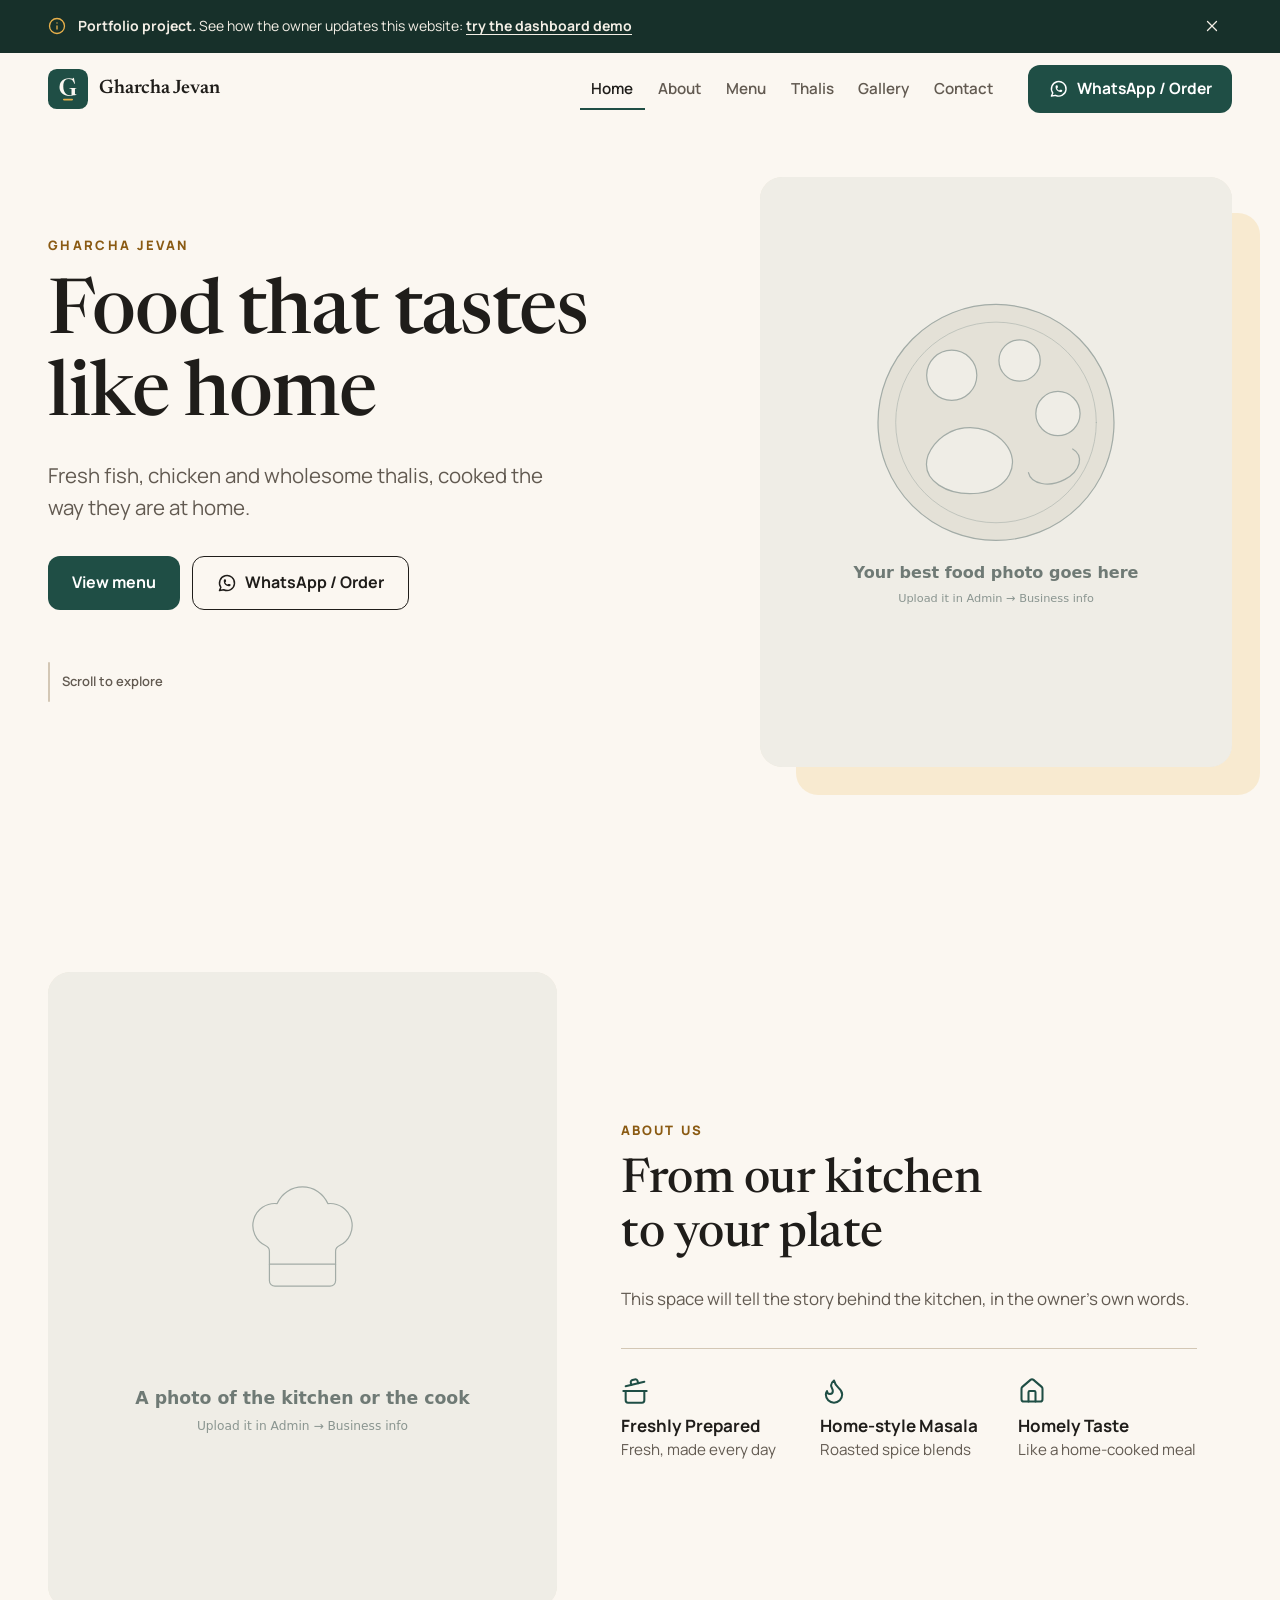
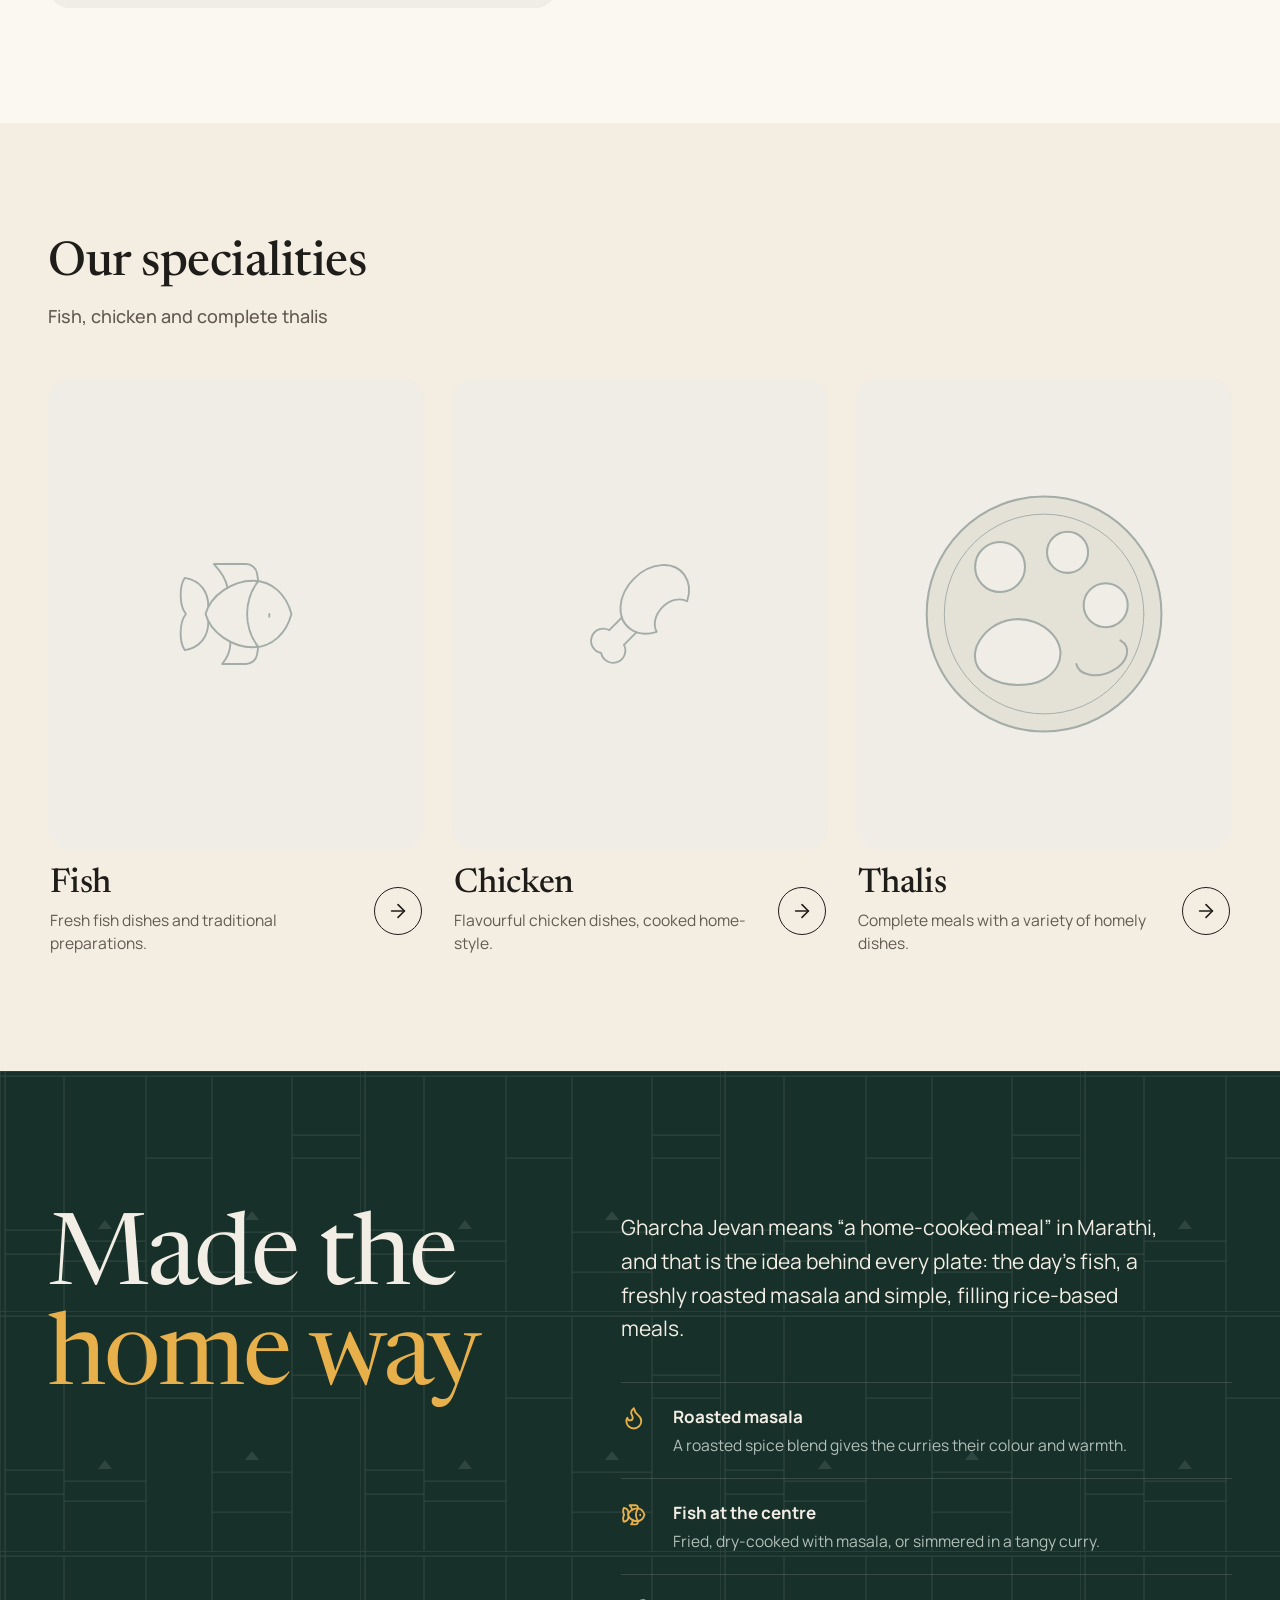
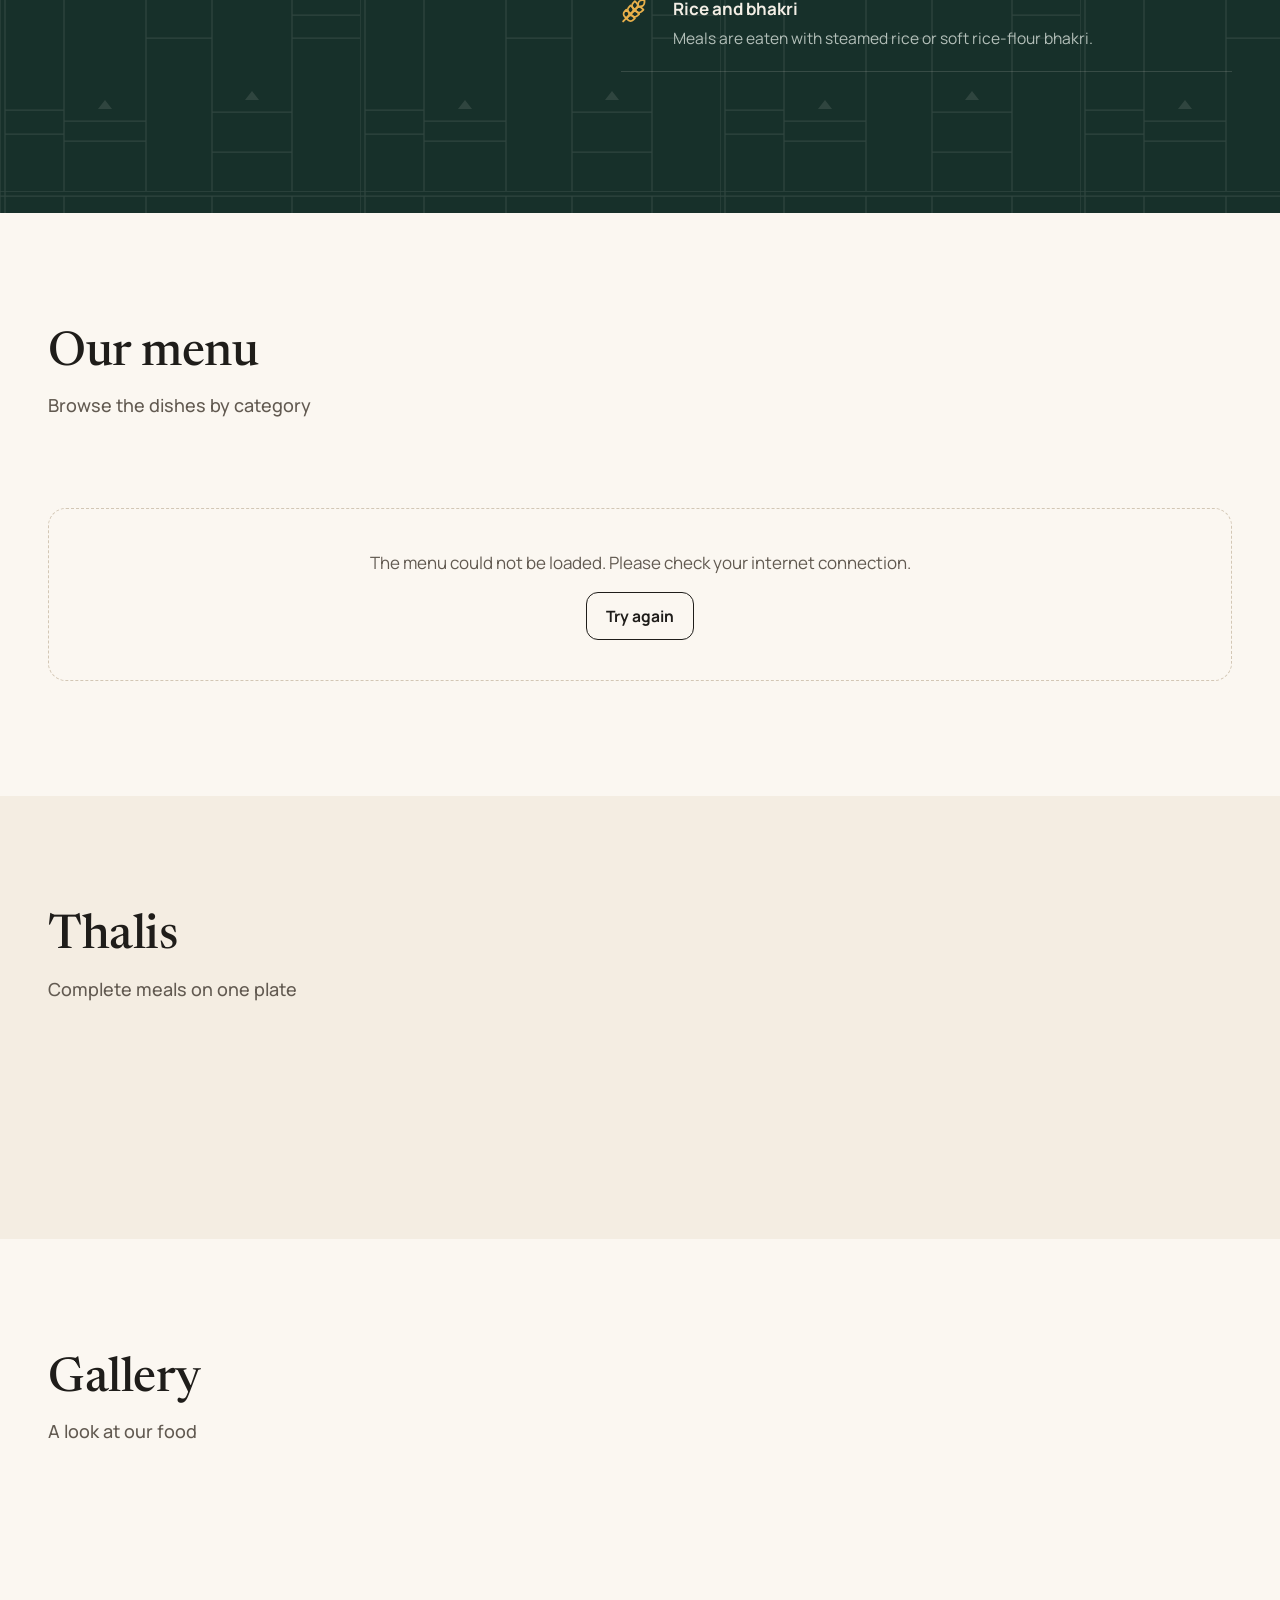
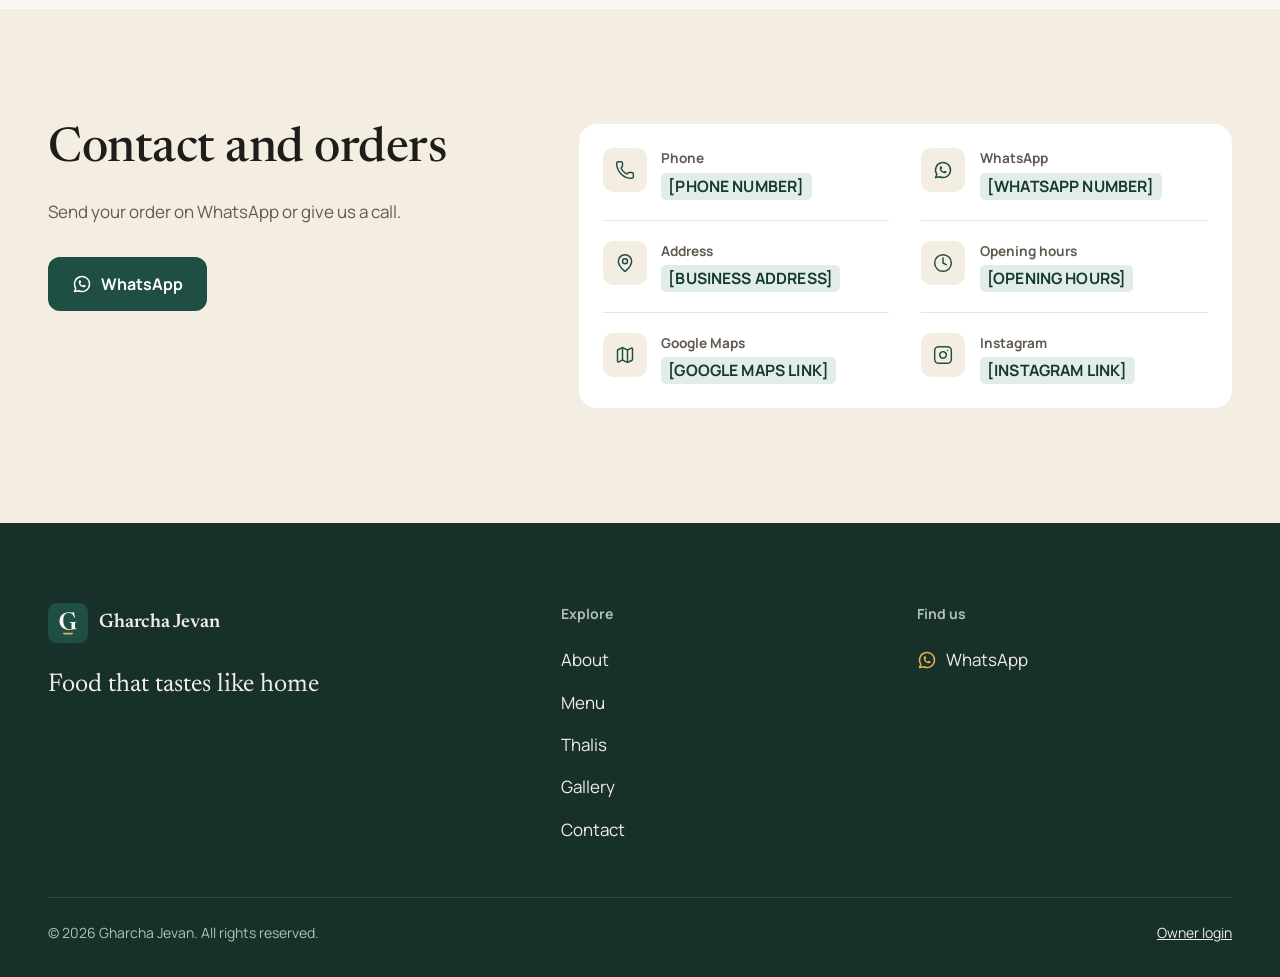
<file: index.html>
<!doctype html>
<html lang="en">
<head>
  <meta charset="utf-8">
  <meta name="viewport" content="width=device-width, initial-scale=1, viewport-fit=cover">
  <script>document.documentElement.classList.add("js");</script>

  <!-- SEO. PLACEHOLDER: replace the description with the owner's own words once approved. -->
  <title>Gharcha Jevan | Home-style fish, chicken and thalis</title>
  <meta name="description" content="Gharcha Jevan serves home-style food: fish, chicken and wholesome thalis. See the menu and order on WhatsApp.">
  <!-- PLACEHOLDER: replace YOUR-USERNAME with your GitHub username (see README → GitHub Pages). -->
  <link rel="canonical" href="https://YOUR-USERNAME.github.io/gharcha-jevan/">
  <meta name="theme-color" content="#fbf7f1">

  <!-- Open Graph (link previews on WhatsApp, Facebook, etc.). og:url and og:image need the published URL. -->
  <meta property="og:type" content="website">
  <meta property="og:site_name" content="Gharcha Jevan">
  <meta property="og:title" content="Gharcha Jevan | Food that tastes like home">
  <meta property="og:description" content="Home-style fish, chicken and thalis. See the menu and order on WhatsApp.">
  <meta property="og:url" content="https://YOUR-USERNAME.github.io/gharcha-jevan/">
  <meta property="og:image" content="https://YOUR-USERNAME.github.io/gharcha-jevan/assets/images/og-image.jpg">
  <meta property="og:image:width" content="1200">
  <meta property="og:image:height" content="630">
  <meta property="og:locale" content="en_IN">
  <meta name="twitter:card" content="summary_large_image">

  <!-- Favicon (placeholder monogram) -->
  <link rel="icon" href="assets/images/favicon.svg" type="image/svg+xml">
  <link rel="icon" href="assets/images/favicon-32.png" sizes="32x32" type="image/png">
  <link rel="apple-touch-icon" href="assets/images/apple-touch-icon.png">
  <link rel="manifest" href="assets/site.webmanifest">

  <!-- Fonts: Newsreader (headings) + Manrope (text) -->
  <link rel="preconnect" href="https://fonts.googleapis.com">
  <link rel="preconnect" href="https://fonts.gstatic.com" crossorigin>
  <link rel="stylesheet" href="https://fonts.googleapis.com/css2?family=Manrope:wght@400..800&family=Newsreader:opsz,wght@6..72,400..700&display=swap">
  <link rel="preconnect" href="https://images.unsplash.com">

  <link rel="stylesheet" href="css/style.css">
  <script type="module" src="js/app.js"></script>
</head>

<body>
  <a class="skip-link" href="#main">Skip to content</a>

  <!-- Shown only while APP_MODE = "DEMO" (js/config.js) -->
  <div class="demo-bar" data-demo-bar hidden>
    <div class="container demo-bar__inner">
      <i data-lucide="info" data-size="18"></i>
      <p data-demo-bar-text><strong>Concept preview.</strong> Dishes, prices, photos and contact details are samples. <a href="admin/">See the owner dashboard</a></p>
      <button class="demo-bar__close" type="button" data-demo-close aria-label="Hide this notice"><i data-lucide="x" data-size="18"></i></button>
    </div>
  </div>

  <header class="site-header" data-header>
    <div class="container site-header__inner">
      <a class="brand" href="#home">
        <img class="brand__mark" src="assets/images/logo.svg" alt="" width="40" height="40">
        <span data-bind="businessName">Gharcha Jevan</span>
      </a>

      <nav class="site-nav" id="site-nav" aria-label="Main">
        <ul class="site-nav__list">
          <li><a href="#home">Home</a></li>
          <li><a href="#about">About</a></li>
          <li><a href="#menu">Menu</a></li>
          <li><a href="#thalis">Thalis</a></li>
          <li><a href="#gallery">Gallery</a></li>
          <li><a href="#contact">Contact</a></li>
        </ul>
        <a class="btn btn--primary site-nav__cta" href="#contact" data-wa-link>
          <i data-lucide="whatsapp"></i>WhatsApp / Order
        </a>
      </nav>

      <a class="icon-btn header-wa" href="#contact" data-wa-link aria-label="Order on WhatsApp">
        <i data-lucide="whatsapp" data-size="22"></i>
      </a>
      <button class="icon-btn nav-toggle" type="button" aria-expanded="false" aria-controls="site-nav" data-nav-toggle>
        <i data-lucide="menu" data-size="22"></i>
        <span class="sr-only" data-nav-toggle-label>Open menu</span>
      </button>
    </div>
  </header>

  <main id="main">
    <!-- ================= HERO ================= -->
    <section class="hero" id="home" aria-labelledby="hero-title">
      <div class="container hero__grid">
        <div class="hero__copy">
          <p class="hero__label" data-bind="businessName">Gharcha Jevan</p>
          <h1 class="hero__title" id="hero-title" data-bind="tagline"><span>Food that tastes</span> <span>like home</span></h1>
          <!-- PLACEHOLDER COPY: replace with the owner's own description. -->
          <p class="hero__lead">Fresh fish, chicken and wholesome thalis, cooked the way they are at home.</p>
          <div class="hero__actions">
            <a class="btn btn--primary btn--lg" href="#menu">View menu</a>
            <a class="btn btn--outline btn--lg" href="#contact" data-wa-link><i data-lucide="whatsapp"></i>WhatsApp / Order</a>
          </div>
          <a class="scroll-cue" href="#about"><span class="scroll-cue__line" aria-hidden="true"></span>Scroll to explore</a>
        </div>
        <figure class="hero__media">
          <!-- Photo is set from js/site-images.js (or Admin → Business info) -->
          <img class="hero__img" data-site-image="hero" alt="" width="760" height="950">
          <figcaption class="photo-note" data-demo-only hidden>Sample photo</figcaption>
          <!-- Filled from the live special (js/app.js); stays hidden when there is none. -->
          <a class="hero-special" href="#specials" data-hero-special hidden>
            <span class="hero-special__icon"><i data-lucide="sparkles" data-size="20"></i></span>
            <span class="hero-special__text"><small>Today's special</small><strong data-hero-special-name></strong></span>
            <span class="hero-special__price" data-hero-special-price></span>
          </a>
        </figure>
      </div>
    </section>

    <!-- ================= ABOUT ================= -->
    <section class="section about" id="about" aria-labelledby="about-title">
      <div class="container about__grid">
        <figure class="about__media" data-reveal>
          <img class="about__img" data-site-image="about" alt="" width="680" height="850">
          <figcaption class="photo-note" data-demo-only hidden>Sample photo</figcaption>
        </figure>
        <div class="about__copy" data-reveal>
          <p class="section-label">About us</p>
          <h2 class="section-title" id="about-title">From our kitchen to your plate</h2>
          <!-- PLACEHOLDER: the About text is edited in Admin → Business info -->
          <p class="about__text" data-bind="aboutText">This space will tell the story behind the kitchen, in the owner's own words.</p>
          <!-- PLACEHOLDER highlights: edit or replace these three once the owner approves. -->
          <ul class="highlights">
            <li class="highlight">
              <i data-lucide="cooking-pot"></i>
              <strong>Freshly Prepared</strong>
              <span>Fresh, made every day</span>
            </li>
            <li class="highlight">
              <i data-lucide="flame"></i>
              <strong>Home-style Masala</strong>
              <span>Roasted spice blends</span>
            </li>
            <li class="highlight">
              <i data-lucide="house"></i>
              <strong>Homely Taste</strong>
              <span>Like a home-cooked meal</span>
            </li>
          </ul>
        </div>
      </div>
    </section>

    <!-- ================= SPECIALITIES ================= -->
    <section class="section section--sand specialities" id="specialities" aria-labelledby="spec-title">
      <div class="container">
        <div class="section-head" data-reveal>
          <h2 class="section-title" id="spec-title">Our specialities</h2>
          <p class="section-head__sub">Fish, chicken and complete thalis</p>
        </div>
        <ul class="spec-grid" data-reveal>
          <li class="spec-card">
            <a class="spec-card__link" href="#menu" data-menu-tab="Fish">
              <div class="spec-card__media"><img data-site-image="specialityFish" alt="" width="560" height="700"></div>
              <div class="spec-card__body">
                <h3 class="spec-card__title spec-card__name">Fish</h3>
                <p class="spec-card__text">Fresh fish dishes and traditional preparations.</p>
                <span class="spec-card__arrow"><i data-lucide="arrow-right" data-size="22"></i><span class="sr-only">View fish menu</span></span>
              </div>
            </a>
          </li>
          <li class="spec-card">
            <a class="spec-card__link" href="#menu" data-menu-tab="Chicken">
              <div class="spec-card__media"><img data-site-image="specialityChicken" alt="" width="560" height="700"></div>
              <div class="spec-card__body">
                <h3 class="spec-card__title spec-card__name">Chicken</h3>
                <p class="spec-card__text">Flavourful chicken dishes, cooked home-style.</p>
                <span class="spec-card__arrow"><i data-lucide="arrow-right" data-size="22"></i><span class="sr-only">View chicken menu</span></span>
              </div>
            </a>
          </li>
          <li class="spec-card">
            <a class="spec-card__link" href="#thalis">
              <div class="spec-card__media"><img data-site-image="specialityThali" alt="" width="560" height="700"></div>
              <div class="spec-card__body">
                <h3 class="spec-card__title spec-card__name">Thalis</h3>
                <p class="spec-card__text">Complete meals with a variety of homely dishes.</p>
                <span class="spec-card__arrow"><i data-lucide="arrow-right" data-size="22"></i><span class="sr-only">View thalis</span></span>
              </div>
            </a>
          </li>
        </ul>
      </div>
    </section>

    <!-- ================= STORY ================= -->
    <section class="story" id="story" aria-labelledby="story-title">
      <div class="story__pattern" aria-hidden="true"></div>
      <div class="container story__inner">
        <h2 class="story__title" id="story-title" data-reveal><span>Made the</span> <span>home way</span></h2>
        <div data-reveal>
          <!-- PLACEHOLDER COPY: general notes on the food. Adjust with the owner. -->
          <p class="story__lead">Gharcha Jevan means “a home-cooked meal” in Marathi, and that is the idea behind every plate: the day's fish, a freshly roasted masala and simple, filling rice-based meals.</p>
          <ul class="story__notes">
            <li class="story__note">
              <i data-lucide="flame"></i>
              <h3>Roasted masala</h3>
              <p>A roasted spice blend gives the curries their colour and warmth.</p>
            </li>
            <li class="story__note">
              <i data-lucide="fish"></i>
              <h3>Fish at the centre</h3>
              <p>Fried, dry-cooked with masala, or simmered in a tangy curry.</p>
            </li>
            <li class="story__note">
              <i data-lucide="wheat"></i>
              <h3>Rice and bhakri</h3>
              <p>Meals are eaten with steamed rice or soft rice-flour bhakri.</p>
            </li>
          </ul>
        </div>
      </div>
    </section>

    <!-- ================= MENU (rendered from data by js/menu.js) ================= -->
    <section class="section menu" id="menu" aria-labelledby="menu-title">
      <div class="container">
        <div class="section-head section-head--split" data-reveal>
          <div>
            <h2 class="section-title" id="menu-title">Our menu</h2>
            <p class="section-head__sub">Browse the dishes by category</p>
          </div>
          <p class="sample-note" data-demo-only hidden><i data-lucide="info" data-size="16"></i>Sample dishes and prices for this preview</p>
        </div>
        <div class="menu-tabs" role="tablist" aria-label="Menu categories" data-menu-tabs></div>
        <div class="menu-panel" role="tabpanel" tabindex="0" data-menu-panel aria-busy="true">
          <div class="menu-skeleton" aria-hidden="true"><span></span><span></span><span></span></div>
          <p class="sr-only">Loading the menu…</p>
        </div>
      </div>
    </section>

    <!-- ================= THALIS ================= -->
    <section class="section section--sand thalis" id="thalis" aria-labelledby="thalis-title">
      <div class="container">
        <div class="section-head section-head--split" data-reveal>
          <div>
            <h2 class="section-title" id="thalis-title">Thalis</h2>
            <p class="section-head__sub">Complete meals on one plate</p>
          </div>
          <p class="sample-note" data-demo-only hidden><i data-lucide="info" data-size="16"></i>Sample thalis for this preview</p>
        </div>
        <ul class="thali-grid" data-thalis aria-busy="true"></ul>
      </div>
    </section>

    <!-- ================= TODAY'S SPECIAL (hidden when nothing is live) ================= -->
    <section class="section specials" id="specials" aria-labelledby="specials-title" data-specials-section hidden>
      <div class="container">
        <div class="section-head" data-reveal>
          <h2 class="section-title" id="specials-title">Today's special</h2>
        </div>
        <div data-specials></div>
      </div>
    </section>

    <!-- ================= GALLERY ================= -->
    <section class="section gallery" id="gallery" aria-labelledby="gallery-title">
      <div class="container">
        <div class="section-head section-head--split" data-reveal>
          <div>
            <h2 class="section-title" id="gallery-title">Gallery</h2>
            <p class="section-head__sub">A look at our food</p>
          </div>
          <div class="chips" role="group" aria-label="Filter photos" data-gallery-filters></div>
        </div>
        <ul class="gallery-grid" data-gallery aria-busy="true"></ul>
      </div>
    </section>

    <!-- ================= CONTACT ================= -->
    <section class="section section--sand contact" id="contact" aria-labelledby="contact-title">
      <div class="container contact__grid">
        <div data-reveal>
          <h2 class="section-title" id="contact-title">Contact and orders</h2>
          <p class="contact__text">Send your order on WhatsApp or give us a call.</p>
          <div class="contact__actions">
            <a class="btn btn--green btn--lg" href="#contact" data-wa-link><i data-lucide="whatsapp"></i>WhatsApp</a>
            <a class="btn btn--outline btn--lg" href="#contact" data-directions-link><i data-lucide="navigation"></i>Get Directions</a>
          </div>
        </div>
        <!-- Values come from Business info (CMS). Placeholders show only in demo mode. -->
        <dl class="contact-list" data-reveal>
          <div class="contact-item" data-contact-row="phone">
            <span class="contact-item__icon" aria-hidden="true"><i data-lucide="phone"></i></span>
            <dt>Phone</dt>
            <dd data-contact="phone"><span class="ph">[PHONE NUMBER]</span></dd>
          </div>
          <div class="contact-item" data-contact-row="whatsapp">
            <span class="contact-item__icon" aria-hidden="true"><i data-lucide="whatsapp"></i></span>
            <dt>WhatsApp</dt>
            <dd data-contact="whatsapp"><span class="ph">[WHATSAPP NUMBER]</span></dd>
          </div>
          <div class="contact-item" data-contact-row="address">
            <span class="contact-item__icon" aria-hidden="true"><i data-lucide="map-pin"></i></span>
            <dt>Address</dt>
            <dd data-contact="address"><span class="ph">[BUSINESS ADDRESS]</span></dd>
          </div>
          <div class="contact-item" data-contact-row="openingHours">
            <span class="contact-item__icon" aria-hidden="true"><i data-lucide="clock"></i></span>
            <dt>Opening hours</dt>
            <dd data-contact="openingHours"><span class="ph">[OPENING HOURS]</span></dd>
          </div>
          <div class="contact-item" data-contact-row="mapsUrl">
            <span class="contact-item__icon" aria-hidden="true"><i data-lucide="map"></i></span>
            <dt>Google Maps</dt>
            <dd data-contact="mapsUrl"><span class="ph">[GOOGLE MAPS LINK]</span></dd>
          </div>
          <div class="contact-item" data-contact-row="instagramUrl">
            <span class="contact-item__icon" aria-hidden="true"><i data-lucide="instagram"></i></span>
            <dt>Instagram</dt>
            <dd data-contact="instagramUrl"><span class="ph">[INSTAGRAM LINK]</span></dd>
          </div>
        </dl>
      </div>
    </section>
  </main>

  <footer class="site-footer">
    <div class="container site-footer__grid">
      <div>
        <a class="brand" href="#home">
          <img class="brand__mark" src="assets/images/logo.svg" alt="" width="40" height="40" loading="lazy">
          <span data-bind="businessName">Gharcha Jevan</span>
        </a>
        <p class="footer-tagline" data-bind="tagline">Food that tastes like home</p>
      </div>
      <nav aria-label="Footer">
        <p class="footer-title">Explore</p>
        <ul class="footer-links">
          <li><a href="#about">About</a></li>
          <li><a href="#menu">Menu</a></li>
          <li><a href="#thalis">Thalis</a></li>
          <li><a href="#gallery">Gallery</a></li>
          <li><a href="#contact">Contact</a></li>
        </ul>
      </nav>
      <div>
        <p class="footer-title">Find us</p>
        <ul class="footer-links">
          <li><a href="#contact" data-wa-link><i data-lucide="whatsapp"></i>WhatsApp</a></li>
          <li><a href="#contact" data-instagram-link><i data-lucide="instagram"></i>Instagram</a></li>
          <li><a href="#contact" data-directions-link><i data-lucide="map-pin"></i>Google Maps</a></li>
        </ul>
      </div>
    </div>
    <div class="container site-footer__bottom">
      <p>© <span data-year>2026</span> <span data-bind="businessName">Gharcha Jevan</span>. All rights reserved.</p>
      <p><a href="admin/">Owner login</a></p>
    </div>
  </footer>

  <a class="btn btn--green order-fab is-hidden" href="#contact" data-wa-link data-order-fab><i data-lucide="whatsapp"></i>WhatsApp / Order</a>

  <dialog class="lightbox" data-lightbox aria-label="Photo viewer">
    <div class="lightbox__bar">
      <p class="lightbox__count" data-lightbox-count></p>
      <button class="lightbox__btn" type="button" data-lightbox-close aria-label="Close photo"><i data-lucide="x" data-size="24"></i></button>
    </div>
    <div class="lightbox__stage" data-lightbox-stage>
      <img class="lightbox__img" data-lightbox-img alt="">
      <button class="lightbox__btn lightbox__nav lightbox__nav--prev" type="button" data-lightbox-prev aria-label="Previous photo"><i data-lucide="chevron-left" data-size="26"></i></button>
      <button class="lightbox__btn lightbox__nav lightbox__nav--next" type="button" data-lightbox-next aria-label="Next photo"><i data-lucide="chevron-right" data-size="26"></i></button>
    </div>
    <p class="lightbox__caption" data-lightbox-caption></p>
  </dialog>

  <div class="toast-region" role="status" aria-live="polite" data-toasts></div>

  <noscript>
    <p style="padding:1rem;text-align:center;background:#2e231d;color:#f3e9da">Please turn on JavaScript to see the menu and photos.</p>
  </noscript>
</body>
</html>
</file>
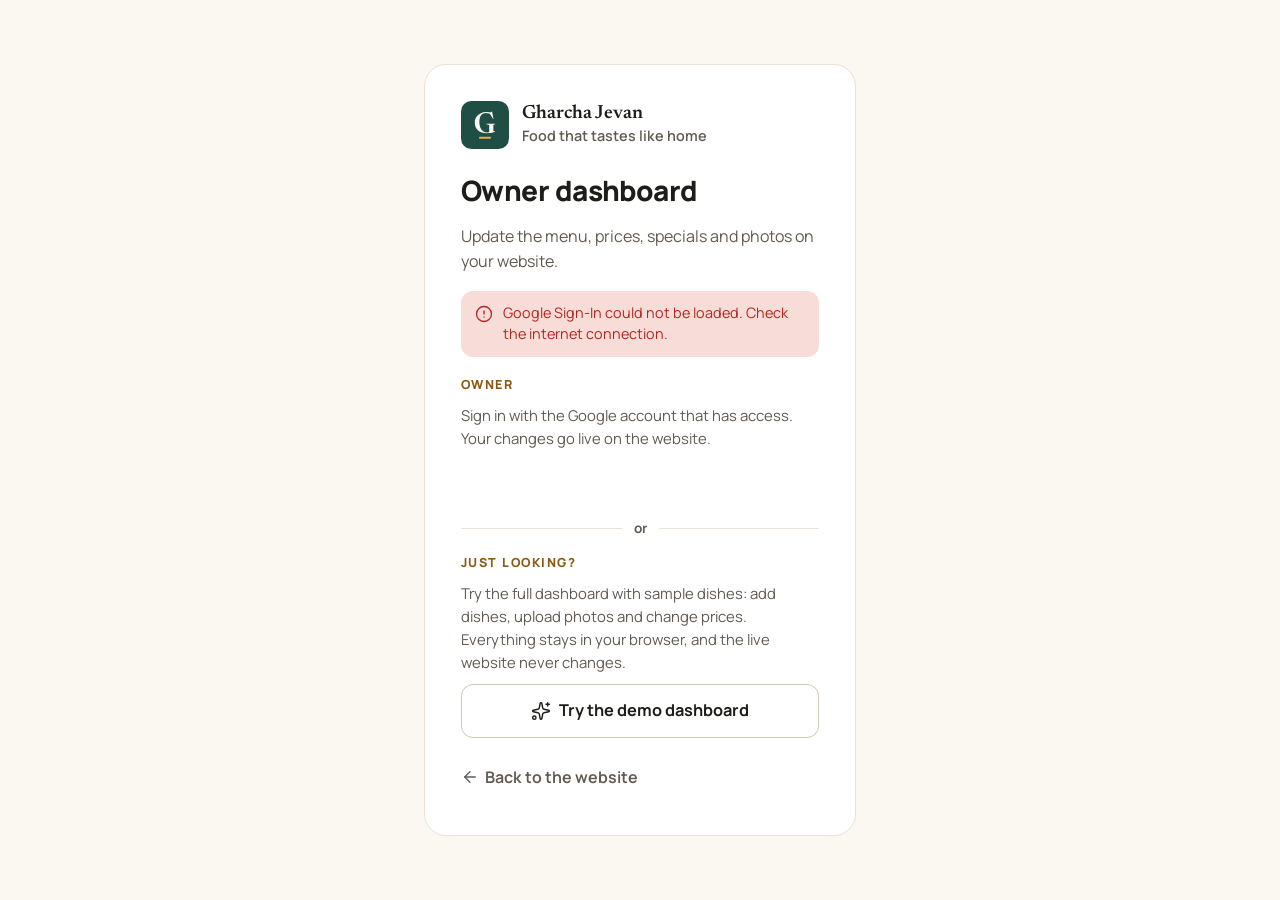
<file: admin/index.html>
<!doctype html>
<html lang="en">
<head>
  <meta charset="utf-8">
  <meta name="viewport" content="width=device-width, initial-scale=1, viewport-fit=cover">
  <meta name="robots" content="noindex, nofollow">
  <meta name="theme-color" content="#f7f6f2">
  <title>Sign in | Gharcha Jevan owner dashboard</title>
  <link rel="icon" href="../assets/images/favicon.svg" type="image/svg+xml">
  <link rel="apple-touch-icon" href="../assets/images/apple-touch-icon.png">
  <link rel="preconnect" href="https://fonts.googleapis.com">
  <link rel="preconnect" href="https://fonts.gstatic.com" crossorigin>
  <link rel="stylesheet" href="https://fonts.googleapis.com/css2?family=Manrope:wght@400..800&family=Newsreader:opsz,wght@6..72,400..700&display=swap">
  <link rel="stylesheet" href="css/admin.css">
  <script type="module" src="js/auth.js"></script>
</head>
<body class="admin">
  <main class="login">
    <div class="login__card">
      <a class="login__brand" href="../">
        <img src="../assets/images/logo.svg" alt="" width="48" height="48">
        <span><strong>Gharcha Jevan</strong><small>Food that tastes like home</small></span>
      </a>
      <h1>Owner dashboard</h1>
      <p class="login__intro">Update the menu, prices, specials and photos on your website.</p>
      <div data-login-message hidden></div>
      <div class="login__actions" data-login><span class="spinner" aria-hidden="true"></span></div>
      <a class="login__back" href="../"><i data-lucide="arrow-left" data-size="18"></i>Back to the website</a>
    </div>
  </main>
  <noscript><p class="notice notice--danger" style="margin:1rem">The owner dashboard needs JavaScript. Please turn it on.</p></noscript>
</body>
</html>
</file>
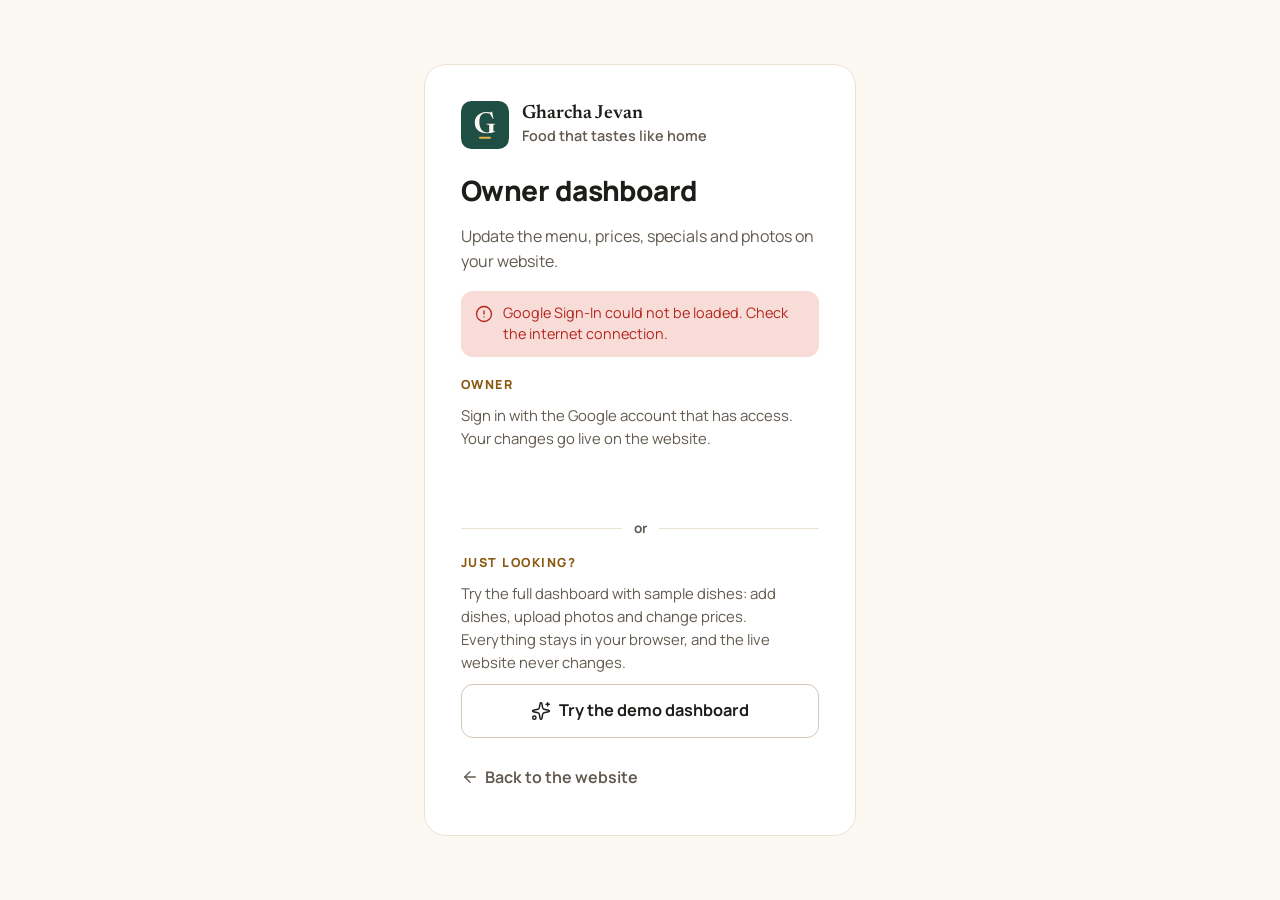
<file: admin/business.html>
<!doctype html>
<html lang="en">
<head>
  <meta charset="utf-8">
  <meta name="viewport" content="width=device-width, initial-scale=1, viewport-fit=cover">
  <meta name="robots" content="noindex, nofollow">
  <meta name="theme-color" content="#f7f6f2">
  <title>Business info | Gharcha Jevan owner dashboard</title>
  <link rel="icon" href="../assets/images/favicon.svg" type="image/svg+xml">
  <link rel="apple-touch-icon" href="../assets/images/apple-touch-icon.png">
  <link rel="preconnect" href="https://fonts.googleapis.com">
  <link rel="preconnect" href="https://fonts.gstatic.com" crossorigin>
  <link rel="stylesheet" href="https://fonts.googleapis.com/css2?family=Manrope:wght@400..800&family=Newsreader:opsz,wght@6..72,400..700&display=swap">
  <link rel="stylesheet" href="css/admin.css">
  <script type="module" src="js/business-admin.js"></script>
</head>
<body class="admin" data-page="business">
  <a class="skip-link" href="#content">Skip to content</a>
  <div class="admin-shell">
    <aside class="sidebar" data-sidebar aria-label="Dashboard navigation"></aside>
    <div class="admin-main">
      <header class="topbar" data-topbar></header>
      <div data-banners></div>
      <main class="admin-content" id="content" tabindex="-1" data-content aria-busy="true">
        <p class="page-loading" role="status"><span class="spinner" aria-hidden="true"></span>Loading…</p>
      </main>
    </div>
  </div>
  <nav class="tabbar" data-tabbar aria-label="Dashboard sections"></nav>
  <noscript><p class="notice notice--danger" style="margin:1rem">The owner dashboard needs JavaScript. Please turn it on.</p></noscript>
</body>
</html>
</file>
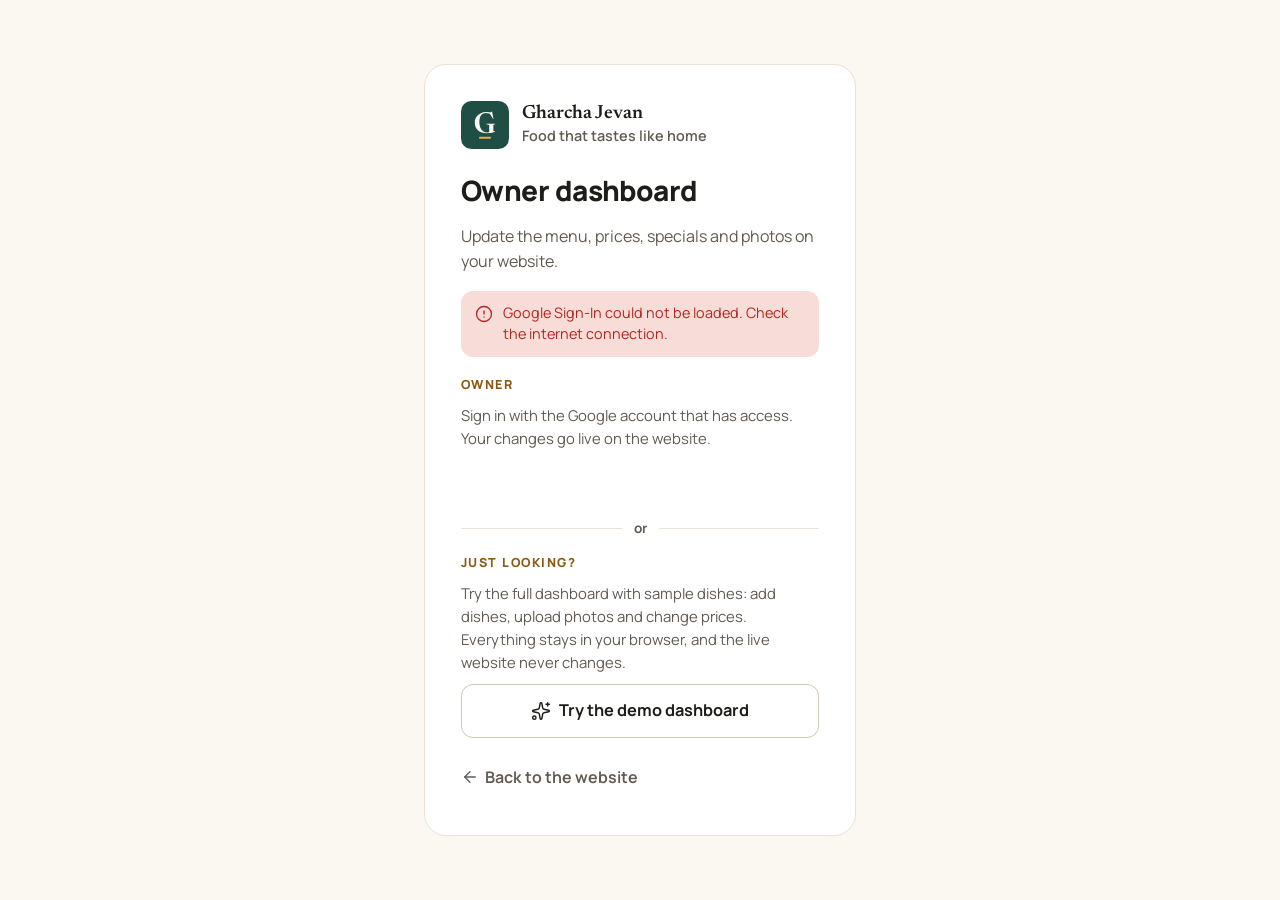
<file: admin/dashboard.html>
<!doctype html>
<html lang="en">
<head>
  <meta charset="utf-8">
  <meta name="viewport" content="width=device-width, initial-scale=1, viewport-fit=cover">
  <meta name="robots" content="noindex, nofollow">
  <meta name="theme-color" content="#f7f6f2">
  <title>Dashboard | Gharcha Jevan owner dashboard</title>
  <link rel="icon" href="../assets/images/favicon.svg" type="image/svg+xml">
  <link rel="apple-touch-icon" href="../assets/images/apple-touch-icon.png">
  <link rel="preconnect" href="https://fonts.googleapis.com">
  <link rel="preconnect" href="https://fonts.gstatic.com" crossorigin>
  <link rel="stylesheet" href="https://fonts.googleapis.com/css2?family=Manrope:wght@400..800&family=Newsreader:opsz,wght@6..72,400..700&display=swap">
  <link rel="stylesheet" href="css/admin.css">
  <script type="module" src="js/dashboard.js"></script>
</head>
<body class="admin" data-page="dashboard">
  <a class="skip-link" href="#content">Skip to content</a>
  <div class="admin-shell">
    <aside class="sidebar" data-sidebar aria-label="Dashboard navigation"></aside>
    <div class="admin-main">
      <header class="topbar" data-topbar></header>
      <div data-banners></div>
      <main class="admin-content" id="content" tabindex="-1" data-content aria-busy="true">
        <p class="page-loading" role="status"><span class="spinner" aria-hidden="true"></span>Loading…</p>
      </main>
    </div>
  </div>
  <nav class="tabbar" data-tabbar aria-label="Dashboard sections"></nav>
  <noscript><p class="notice notice--danger" style="margin:1rem">The owner dashboard needs JavaScript. Please turn it on.</p></noscript>
</body>
</html>
</file>
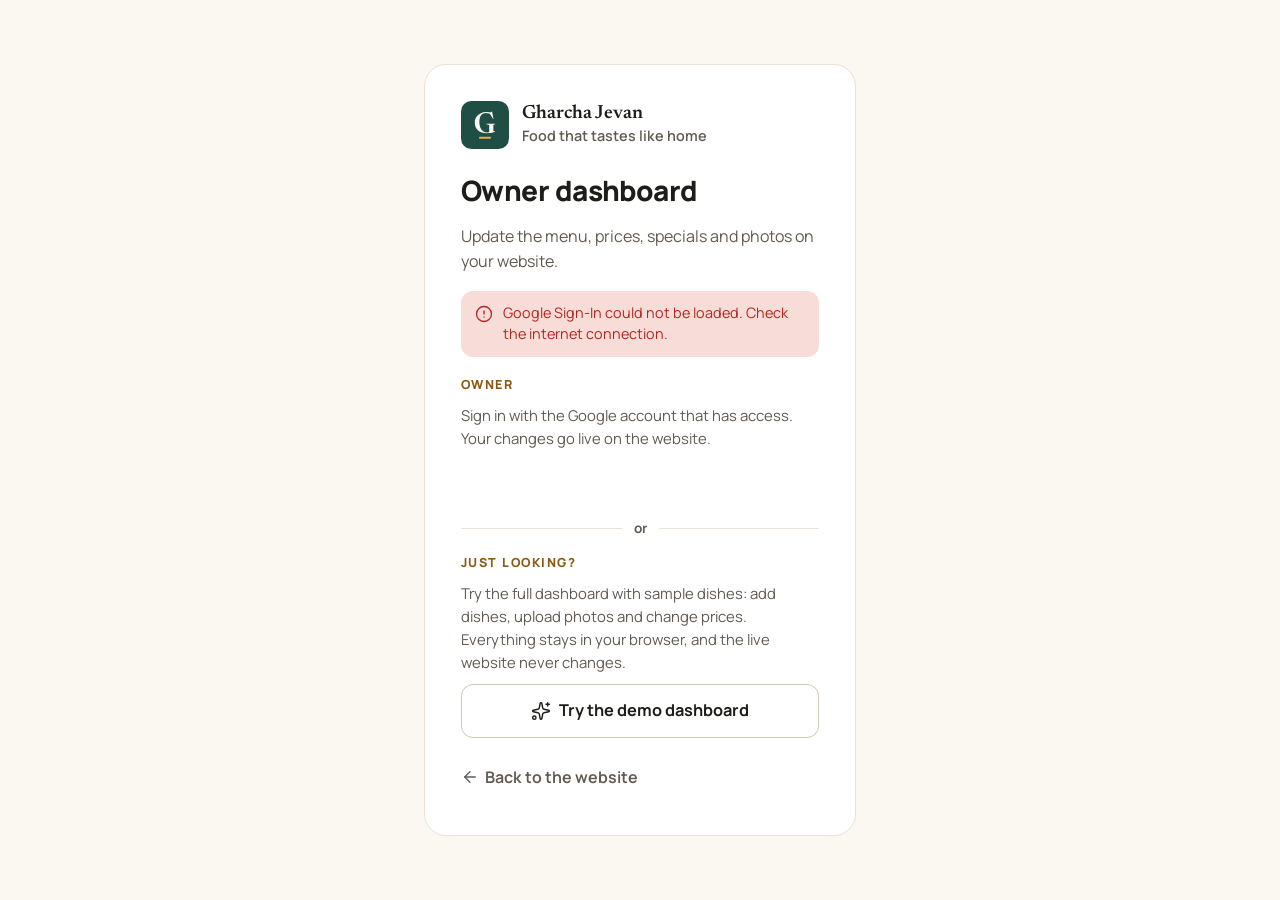
<file: admin/gallery.html>
<!doctype html>
<html lang="en">
<head>
  <meta charset="utf-8">
  <meta name="viewport" content="width=device-width, initial-scale=1, viewport-fit=cover">
  <meta name="robots" content="noindex, nofollow">
  <meta name="theme-color" content="#f7f6f2">
  <title>Gallery | Gharcha Jevan owner dashboard</title>
  <link rel="icon" href="../assets/images/favicon.svg" type="image/svg+xml">
  <link rel="apple-touch-icon" href="../assets/images/apple-touch-icon.png">
  <link rel="preconnect" href="https://fonts.googleapis.com">
  <link rel="preconnect" href="https://fonts.gstatic.com" crossorigin>
  <link rel="stylesheet" href="https://fonts.googleapis.com/css2?family=Manrope:wght@400..800&family=Newsreader:opsz,wght@6..72,400..700&display=swap">
  <link rel="stylesheet" href="css/admin.css">
  <script type="module" src="js/gallery-admin.js"></script>
</head>
<body class="admin" data-page="gallery">
  <a class="skip-link" href="#content">Skip to content</a>
  <div class="admin-shell">
    <aside class="sidebar" data-sidebar aria-label="Dashboard navigation"></aside>
    <div class="admin-main">
      <header class="topbar" data-topbar></header>
      <div data-banners></div>
      <main class="admin-content" id="content" tabindex="-1" data-content aria-busy="true">
        <p class="page-loading" role="status"><span class="spinner" aria-hidden="true"></span>Loading…</p>
      </main>
    </div>
  </div>
  <nav class="tabbar" data-tabbar aria-label="Dashboard sections"></nav>
  <noscript><p class="notice notice--danger" style="margin:1rem">The owner dashboard needs JavaScript. Please turn it on.</p></noscript>
</body>
</html>
</file>
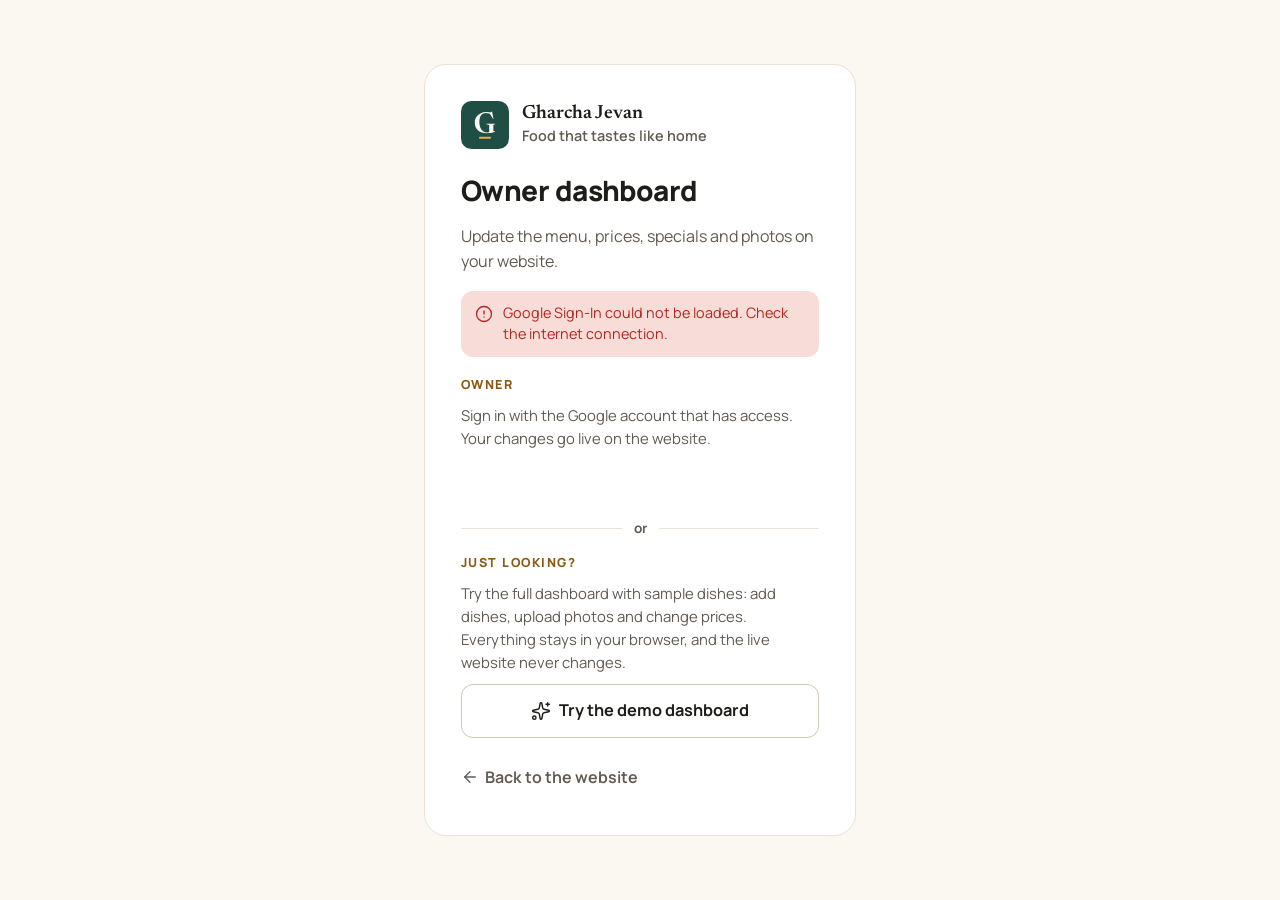
<file: admin/menu.html>
<!doctype html>
<html lang="en">
<head>
  <meta charset="utf-8">
  <meta name="viewport" content="width=device-width, initial-scale=1, viewport-fit=cover">
  <meta name="robots" content="noindex, nofollow">
  <meta name="theme-color" content="#f7f6f2">
  <title>Menu | Gharcha Jevan owner dashboard</title>
  <link rel="icon" href="../assets/images/favicon.svg" type="image/svg+xml">
  <link rel="apple-touch-icon" href="../assets/images/apple-touch-icon.png">
  <link rel="preconnect" href="https://fonts.googleapis.com">
  <link rel="preconnect" href="https://fonts.gstatic.com" crossorigin>
  <link rel="stylesheet" href="https://fonts.googleapis.com/css2?family=Manrope:wght@400..800&family=Newsreader:opsz,wght@6..72,400..700&display=swap">
  <link rel="stylesheet" href="css/admin.css">
  <script type="module" src="js/menu-admin.js"></script>
</head>
<body class="admin" data-page="menu">
  <a class="skip-link" href="#content">Skip to content</a>
  <div class="admin-shell">
    <aside class="sidebar" data-sidebar aria-label="Dashboard navigation"></aside>
    <div class="admin-main">
      <header class="topbar" data-topbar></header>
      <div data-banners></div>
      <main class="admin-content" id="content" tabindex="-1" data-content aria-busy="true">
        <p class="page-loading" role="status"><span class="spinner" aria-hidden="true"></span>Loading…</p>
      </main>
    </div>
  </div>
  <nav class="tabbar" data-tabbar aria-label="Dashboard sections"></nav>
  <noscript><p class="notice notice--danger" style="margin:1rem">The owner dashboard needs JavaScript. Please turn it on.</p></noscript>
</body>
</html>
</file>
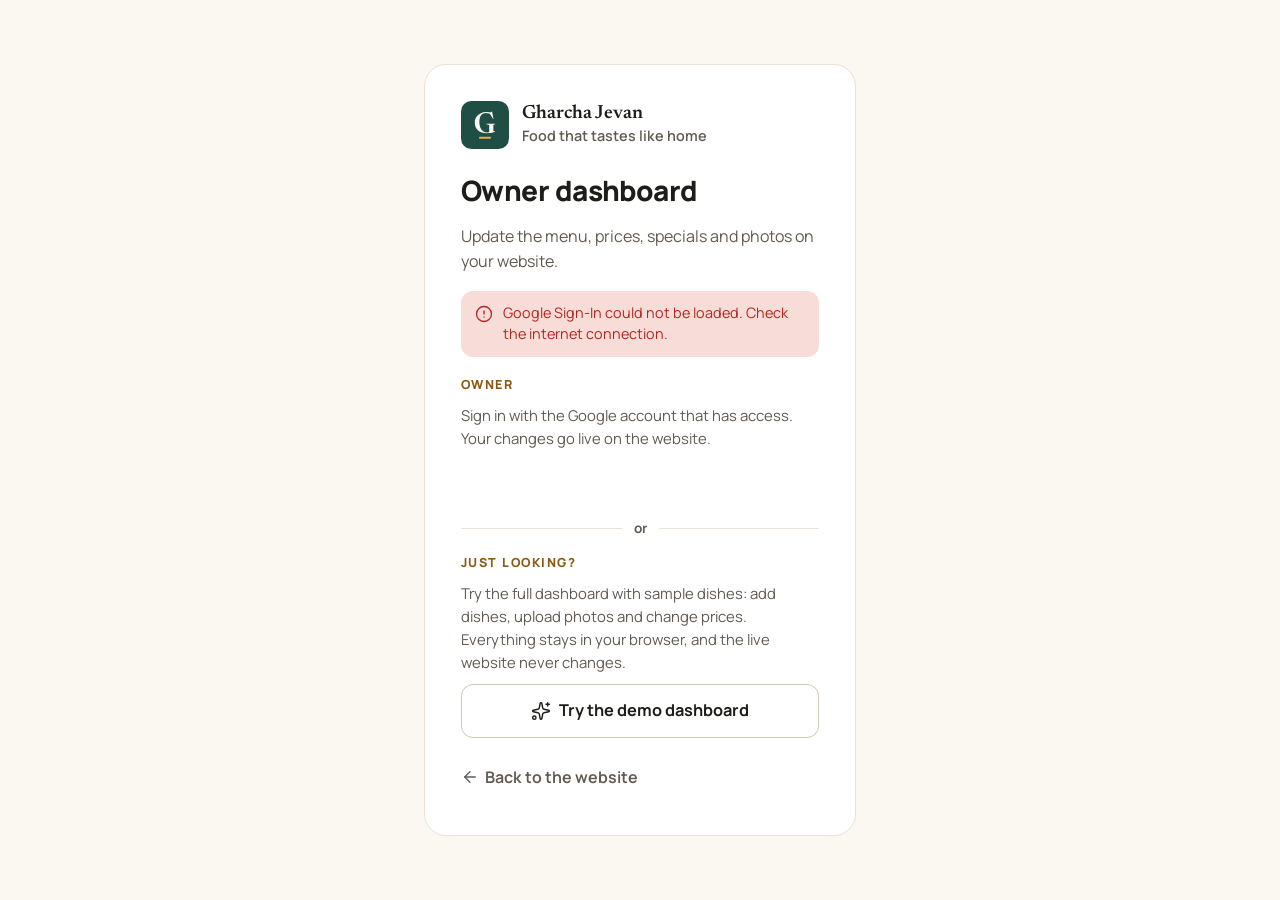
<file: admin/specials.html>
<!doctype html>
<html lang="en">
<head>
  <meta charset="utf-8">
  <meta name="viewport" content="width=device-width, initial-scale=1, viewport-fit=cover">
  <meta name="robots" content="noindex, nofollow">
  <meta name="theme-color" content="#f7f6f2">
  <title>Specials | Gharcha Jevan owner dashboard</title>
  <link rel="icon" href="../assets/images/favicon.svg" type="image/svg+xml">
  <link rel="apple-touch-icon" href="../assets/images/apple-touch-icon.png">
  <link rel="preconnect" href="https://fonts.googleapis.com">
  <link rel="preconnect" href="https://fonts.gstatic.com" crossorigin>
  <link rel="stylesheet" href="https://fonts.googleapis.com/css2?family=Manrope:wght@400..800&family=Newsreader:opsz,wght@6..72,400..700&display=swap">
  <link rel="stylesheet" href="css/admin.css">
  <script type="module" src="js/menu-admin.js"></script>
</head>
<body class="admin" data-page="specials">
  <a class="skip-link" href="#content">Skip to content</a>
  <div class="admin-shell">
    <aside class="sidebar" data-sidebar aria-label="Dashboard navigation"></aside>
    <div class="admin-main">
      <header class="topbar" data-topbar></header>
      <div data-banners></div>
      <main class="admin-content" id="content" tabindex="-1" data-content aria-busy="true">
        <p class="page-loading" role="status"><span class="spinner" aria-hidden="true"></span>Loading…</p>
      </main>
    </div>
  </div>
  <nav class="tabbar" data-tabbar aria-label="Dashboard sections"></nav>
  <noscript><p class="notice notice--danger" style="margin:1rem">The owner dashboard needs JavaScript. Please turn it on.</p></noscript>
</body>
</html>
</file>
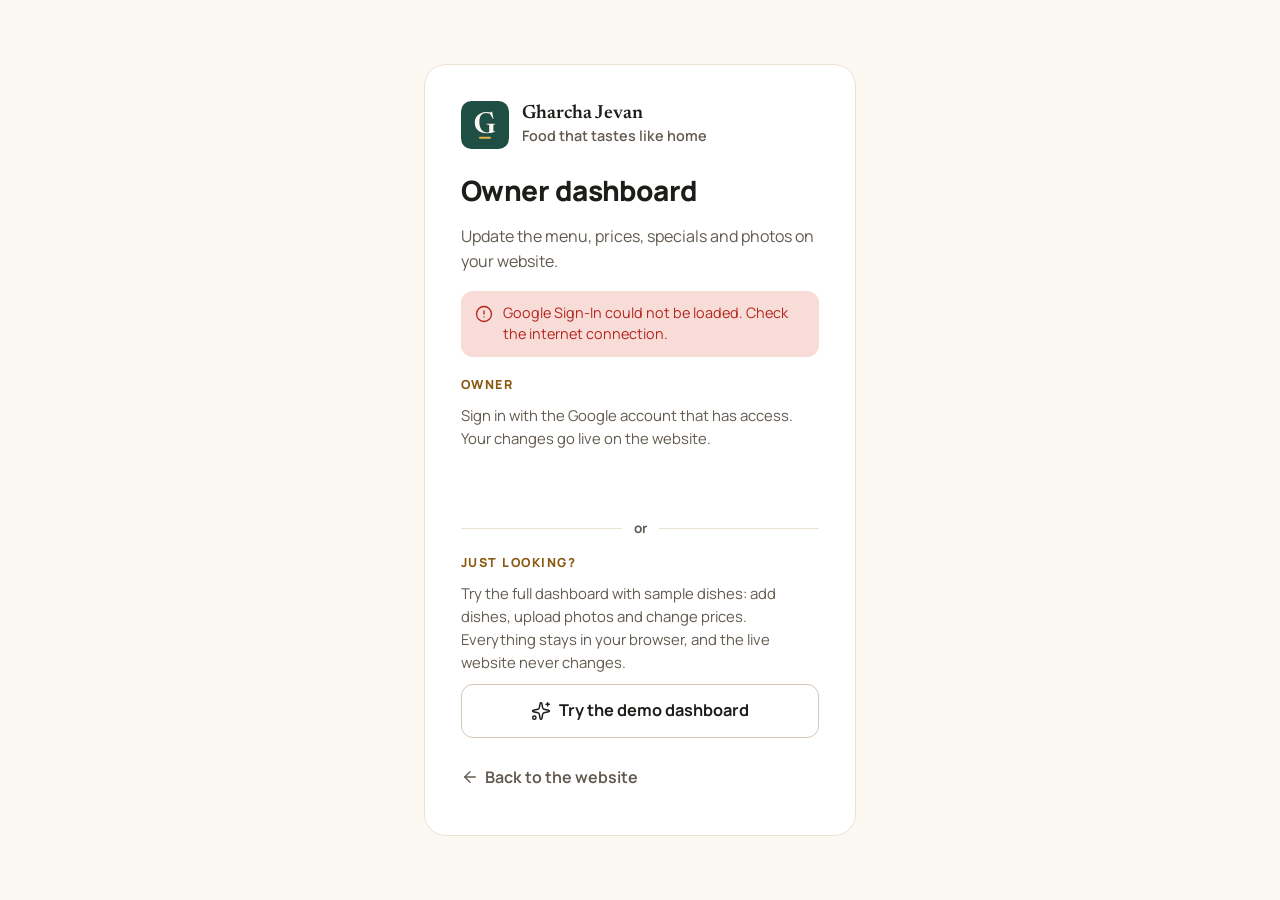
<file: admin/thalis.html>
<!doctype html>
<html lang="en">
<head>
  <meta charset="utf-8">
  <meta name="viewport" content="width=device-width, initial-scale=1, viewport-fit=cover">
  <meta name="robots" content="noindex, nofollow">
  <meta name="theme-color" content="#f7f6f2">
  <title>Thalis | Gharcha Jevan owner dashboard</title>
  <link rel="icon" href="../assets/images/favicon.svg" type="image/svg+xml">
  <link rel="apple-touch-icon" href="../assets/images/apple-touch-icon.png">
  <link rel="preconnect" href="https://fonts.googleapis.com">
  <link rel="preconnect" href="https://fonts.gstatic.com" crossorigin>
  <link rel="stylesheet" href="https://fonts.googleapis.com/css2?family=Manrope:wght@400..800&family=Newsreader:opsz,wght@6..72,400..700&display=swap">
  <link rel="stylesheet" href="css/admin.css">
  <script type="module" src="js/menu-admin.js"></script>
</head>
<body class="admin" data-page="thalis">
  <a class="skip-link" href="#content">Skip to content</a>
  <div class="admin-shell">
    <aside class="sidebar" data-sidebar aria-label="Dashboard navigation"></aside>
    <div class="admin-main">
      <header class="topbar" data-topbar></header>
      <div data-banners></div>
      <main class="admin-content" id="content" tabindex="-1" data-content aria-busy="true">
        <p class="page-loading" role="status"><span class="spinner" aria-hidden="true"></span>Loading…</p>
      </main>
    </div>
  </div>
  <nav class="tabbar" data-tabbar aria-label="Dashboard sections"></nav>
  <noscript><p class="notice notice--danger" style="margin:1rem">The owner dashboard needs JavaScript. Please turn it on.</p></noscript>
</body>
</html>
</file>
<file: css/style.css>
/* ==========================================================================
   Gharcha Jevan — public website
   All colours, fonts and sizes are CSS variables: change them in :root.
   ========================================================================== */

:root {
  /* Colours */
  --bg: #fbf7f1;              /* warm cream */
  --surface: #ffffff;         /* cards and panels */
  --sand: #f4ede2;            /* alternate sections */
  --sand-deep: #eadfcd;
  --text: #1f1d1a;            /* warm charcoal */
  --muted: #625a51;
  --accent: #1f4e45;          /* curry-leaf green: buttons, links, icons */
  --accent-dark: #163a33;
  --accent-soft: #e3ede8;
  --accent-on-dark: #e8b04b;  /* turmeric on dark backgrounds */
  --green: #1f4e45;           /* WhatsApp and order buttons share the main colour */
  --green-dark: #163a33;
  --green-soft: #e3ede8;
  --spice: #d4952b;            /* turmeric: decorative shapes and lines */
  --spice-text: #8a5a12;       /* turmeric for small text on light backgrounds */
  --spice-soft: #f8ead0;
  --border: #eae2d5;
  --border-strong: #d3c7b5;
  --dark: #17302a;            /* deep green: story band and footer */
  --on-dark: #f3eee5;
  --on-dark-muted: #b3bfb9;
  --line-on-dark: rgba(243, 238, 229, 0.14);
  --placeholder: #efe7da;

  /* Type: a serif for headings, a sans-serif for everything else */
  --font-body: "Manrope", system-ui, -apple-system, "Segoe UI", Roboto, sans-serif;
  --font-display: "Newsreader", Georgia, "Times New Roman", serif;
  --step--1: 0.8125rem;
  --step-0: 1rem;
  --step-1: 1.3125rem;
  --step-2: 1.75rem;
  --step-3: clamp(2rem, 1.35rem + 2.2vw, 3rem);
  --step-4: clamp(2.75rem, 1.4rem + 4.2vw, 4.75rem);

  /* Space and shape */
  --gutter: clamp(1.25rem, 4.5vw, 3rem);
  --container: 75rem;
  --section-y: clamp(4.5rem, 9vw, 8rem);
  --header-h: 4.5rem;
  --r-photo: 22px;
  --r-card: 18px;
  --r-thumb: 12px;
  --r-btn: 12px;
  --ease: cubic-bezier(0.2, 0.7, 0.2, 1);
  --shadow-float: 0 10px 30px rgba(31, 29, 26, 0.22);
}

/* ---------- Base ---------- */

*,
*::before,
*::after {
  box-sizing: border-box;
}

html {
  -webkit-text-size-adjust: 100%;
  scroll-behavior: smooth;
  scroll-padding-top: calc(var(--header-h) + 0.75rem);
}

body {
  margin: 0;
  background: var(--bg);
  color: var(--text);
  font-family: var(--font-body);
  font-size: var(--step-0);
  line-height: 1.6;
  text-rendering: optimizeLegibility;
  -webkit-font-smoothing: antialiased;
  overflow-x: clip;
}

@media (min-width: 64rem) {
  body {
    font-size: 1.0625rem;
  }
}

body.is-locked {
  overflow: hidden;
}

img,
svg {
  display: block;
  max-width: 100%;
}

img {
  height: auto;
}

a {
  color: inherit;
}

button,
input,
select,
textarea {
  font: inherit;
  color: inherit;
}

h1,
h2,
h3,
h4,
p,
ul,
ol,
dl,
dd,
figure,
blockquote {
  margin: 0;
}

:focus-visible {
  outline: 3px solid var(--accent);
  outline-offset: 3px;
  border-radius: 6px;
}

.sr-only {
  position: absolute !important;
  width: 1px;
  height: 1px;
  padding: 0;
  margin: -1px;
  overflow: hidden;
  clip: rect(0 0 0 0);
  white-space: nowrap;
  border: 0;
}

.skip-link {
  position: absolute;
  left: 1rem;
  top: -4rem;
  z-index: 200;
  background: var(--text);
  color: var(--bg);
  padding: 0.75rem 1rem;
  border-radius: 8px;
  font-weight: 700;
  text-decoration: none;
}

.skip-link:focus {
  top: 1rem;
}

.container {
  width: min(100% - 2 * var(--gutter), var(--container));
  margin-inline: auto;
}

.icon {
  flex: none;
}

button .icon,
.btn .icon,
.icon-btn .icon {
  pointer-events: none;
}

[hidden] {
  display: none !important;
}

/* Placeholder values (demo only) */
.ph {
  display: inline-block;
  color: var(--accent-dark);
  background: var(--accent-soft);
  padding: 0.05rem 0.45rem;
  border-radius: 5px;
  font-weight: 700;
  font-size: 0.92em;
  letter-spacing: 0.01em;
}

/* ---------- Buttons ---------- */

.btn {
  display: inline-flex;
  align-items: center;
  justify-content: center;
  gap: 0.55rem;
  min-height: 48px;
  padding: 0.7rem 1.2rem;
  border: 1.5px solid transparent;
  border-radius: var(--r-btn);
  background: transparent;
  font-weight: 700;
  font-size: 0.975rem;
  line-height: 1.2;
  text-decoration: none;
  white-space: nowrap;
  cursor: pointer;
  transition: background-color 0.2s var(--ease), color 0.2s var(--ease), border-color 0.2s var(--ease), transform 0.15s var(--ease);
  -webkit-tap-highlight-color: transparent;
}

.btn:active {
  transform: translateY(1px);
}

.btn .icon {
  width: 1.25em;
  height: 1.25em;
}

.btn--primary {
  background: var(--accent);
  color: #fff;
}

.btn--primary:hover {
  background: var(--accent-dark);
}

.btn--outline {
  border-color: var(--text);
  color: var(--text);
}

.btn--outline:hover {
  background: var(--text);
  color: var(--bg);
}

.btn--green {
  background: var(--green);
  color: #fff;
}

.btn--green:hover {
  background: var(--green-dark);
}

.btn--light {
  background: var(--on-dark);
  color: var(--dark);
}

.btn--light:hover {
  background: #fff;
}

.btn--lg {
  min-height: 54px;
  padding-inline: 1.45rem;
  font-size: 1rem;
}

.btn--sm {
  min-height: 42px;
  padding: 0.45rem 0.9rem;
  font-size: 0.9rem;
}

.btn--block {
  width: 100%;
}

.icon-btn {
  display: inline-grid;
  place-items: center;
  width: 48px;
  height: 48px;
  border-radius: var(--r-btn);
  border: 1.5px solid var(--border-strong);
  background: var(--surface);
  color: var(--text);
  cursor: pointer;
  text-decoration: none;
  -webkit-tap-highlight-color: transparent;
}

/* ---------- Demo notice ---------- */

.demo-bar {
  background: var(--dark);
  color: var(--on-dark);
  font-size: 0.875rem;
  line-height: 1.45;
}

.demo-bar__inner {
  display: flex;
  align-items: center;
  gap: 0.75rem;
  min-height: 44px;
  padding-block: 0.4rem;
}

.demo-bar__inner > .icon {
  color: var(--accent-on-dark);
}

.demo-bar p {
  flex: 1;
}

.demo-bar a {
  color: var(--on-dark);
  font-weight: 700;
  text-underline-offset: 0.2em;
}

.demo-bar__link {
  padding: 0;
  border: 0;
  background: none;
  color: var(--on-dark);
  font: inherit;
  font-weight: 700;
  text-decoration: underline;
  text-underline-offset: 0.2em;
  cursor: pointer;
}

.demo-bar__close {
  display: grid;
  place-items: center;
  width: 40px;
  height: 40px;
  border: 0;
  border-radius: 8px;
  background: transparent;
  color: var(--on-dark);
  cursor: pointer;
}

.demo-bar__close:hover {
  background: rgba(243, 238, 229, 0.12);
}

/* ---------- Header and navigation ---------- */

.site-header {
  position: sticky;
  top: 0;
  z-index: 50;
  border-bottom: 1px solid transparent;
  transition: background-color 0.25s var(--ease), border-color 0.25s var(--ease);
}

.site-header.is-stuck,
.site-header.is-open {
  background: var(--bg);
  background: color-mix(in srgb, var(--bg) 94%, transparent);
  -webkit-backdrop-filter: saturate(1.3) blur(12px);
  backdrop-filter: saturate(1.3) blur(12px);
  border-bottom-color: var(--border);
}

.site-header__inner {
  display: flex;
  align-items: center;
  gap: 0.75rem;
  height: var(--header-h);
}

.brand {
  display: inline-flex;
  align-items: center;
  gap: 0.7rem;
  margin-right: auto;
  text-decoration: none;
  font-family: var(--font-display);
  font-weight: 600;
  font-size: 1.22rem;
  letter-spacing: -0.01em;
  line-height: 1.15;
}

.brand__mark {
  width: 2.5rem;
  height: 2.5rem;
  flex: none;
}

.site-nav {
  display: flex;
  align-items: center;
  gap: 1.5rem;
}

.site-nav__list {
  display: flex;
  gap: 0.15rem;
  list-style: none;
  margin: 0;
  padding: 0;
}

.site-nav__list a {
  display: block;
  padding: 0.55rem 0.7rem;
  border-radius: 8px;
  color: var(--muted);
  font-weight: 600;
  font-size: 0.95rem;
  text-decoration: none;
  transition: color 0.2s var(--ease);
}

.site-nav__list a:hover {
  color: var(--text);
}

.site-nav__list a[aria-current="true"] {
  color: var(--text);
  box-shadow: inset 0 -2px 0 var(--accent);
  border-radius: 0;
}

.nav-toggle,
.header-wa {
  display: none;
}

@media (max-width: 63.99rem) {
  .nav-toggle,
  .header-wa {
    display: inline-grid;
  }

  .header-wa {
    background: var(--green);
    border-color: var(--green);
    color: #fff;
  }

  .site-nav {
    position: absolute;
    top: 100%;
    left: 0;
    right: 0;
    flex-direction: column;
    align-items: stretch;
    gap: 1rem;
    max-height: calc(100dvh - var(--header-h));
    overflow-y: auto;
    padding: 0.75rem var(--gutter) calc(1.5rem + env(safe-area-inset-bottom));
    background: var(--bg);
    border-bottom: 1px solid var(--border);
    box-shadow: 0 24px 40px rgba(31, 29, 26, 0.12);
    visibility: hidden;
    opacity: 0;
    transform: translateY(-6px);
    transition: opacity 0.2s var(--ease), transform 0.2s var(--ease), visibility 0s linear 0.2s;
  }

  .site-header.is-open .site-nav {
    visibility: visible;
    opacity: 1;
    transform: none;
    transition-delay: 0s;
  }

  .site-nav__list {
    flex-direction: column;
    gap: 0;
  }

  .site-nav__list a {
    padding: 0.95rem 0.25rem;
    border-bottom: 1px solid var(--border);
    border-radius: 0;
    font-size: 1.125rem;
    color: var(--text);
  }

  .site-nav__list a[aria-current="true"] {
    box-shadow: inset 3px 0 0 var(--accent);
    padding-left: 0.9rem;
  }

  .site-nav__cta {
    min-height: 54px;
  }
}

/* ---------- Hero ---------- */

.hero {
  padding-block: clamp(1.75rem, 4vw, 3.5rem) clamp(3.5rem, 7vw, 6rem);
}

.hero__grid {
  display: grid;
  gap: clamp(2.25rem, 4vw, 4.5rem);
  align-items: center;
}

@media (min-width: 64rem) {
  .hero__grid {
    grid-template-columns: minmax(0, 7fr) minmax(0, 5fr);
  }
}

.hero__label {
  margin-bottom: 1.1rem;
  color: var(--spice-text);
  font-size: 0.8125rem;
  font-weight: 800;
  letter-spacing: 0.18em;
  text-transform: uppercase;
}

.hero__title {
  font-family: var(--font-display);
  font-weight: 500;
  font-size: var(--step-4);
  line-height: 1.08;
  letter-spacing: -0.015em;
  color: var(--text);
  text-wrap: balance;
}

.hero__title > span {
  display: block;
}

.hero__lead {
  margin-top: 1.4rem;
  max-width: 33rem;
  color: var(--muted);
  font-size: clamp(1.075rem, 1rem + 0.35vw, 1.3125rem);
  line-height: 1.55;
}

.hero__actions {
  display: flex;
  flex-wrap: wrap;
  gap: 0.75rem;
  margin-top: 2rem;
}

@media (max-width: 35.99rem) {
  .hero__actions .btn,
  .contact__actions .btn {
    flex: 1 1 auto;
  }
}

.hero__media {
  position: relative;
  isolation: isolate;
}

/* Turmeric panel offset behind the photo */
@media (min-width: 64rem) {
  .hero__media::before {
    content: "";
    position: absolute;
    inset: 2.25rem -1.75rem -1.75rem 2.25rem;
    z-index: -1;
    border-radius: var(--r-photo);
    background: var(--spice-soft);
  }
}

.hero__media .photo-note {
  top: 0.75rem;
  bottom: auto;
}

/* Floating "Today's special" card */
.hero-special {
  position: absolute;
  left: 0.75rem;
  bottom: 0.75rem;
  display: flex;
  align-items: center;
  gap: 0.75rem;
  max-width: calc(100% - 1.5rem);
  padding: 0.65rem 1rem 0.65rem 0.65rem;
  border-radius: 16px;
  background: var(--surface);
  color: var(--text);
  box-shadow: 0 18px 40px rgba(31, 29, 26, 0.18);
  text-decoration: none;
  transition: transform 0.25s var(--ease), box-shadow 0.25s var(--ease);
}

.hero-special:hover {
  transform: translateY(-2px);
  box-shadow: 0 22px 46px rgba(31, 29, 26, 0.22);
}

@media (min-width: 64rem) {
  .hero-special {
    left: -1.75rem;
    bottom: 2.25rem;
  }
}

.hero-special__icon {
  display: grid;
  place-items: center;
  flex: none;
  width: 2.7rem;
  height: 2.7rem;
  border-radius: 12px;
  background: var(--spice-soft);
  color: var(--spice-text);
}

.hero-special__text {
  min-width: 0;
}

.hero-special__text small {
  display: block;
  color: var(--spice-text);
  font-size: 0.7rem;
  font-weight: 800;
  letter-spacing: 0.12em;
  text-transform: uppercase;
}

.hero-special__text strong {
  display: block;
  overflow: hidden;
  font-weight: 700;
  line-height: 1.3;
  text-overflow: ellipsis;
  white-space: nowrap;
}

.hero-special__price {
  flex: none;
  margin-left: 0.25rem;
  color: var(--accent);
  font-weight: 800;
  font-variant-numeric: tabular-nums;
}

.hero__img {
  width: 100%;
  aspect-ratio: 4 / 5;
  object-fit: cover;
  border-radius: var(--r-photo);
  background: var(--placeholder);
}

@media (max-width: 63.99rem) {
  .hero__img {
    aspect-ratio: 5 / 4;
  }
}

.photo-note {
  position: absolute;
  left: 0.75rem;
  bottom: 0.75rem;
  padding: 0.3rem 0.6rem;
  border-radius: 6px;
  background: rgba(31, 29, 26, 0.78);
  color: var(--on-dark);
  font-size: 0.75rem;
  font-weight: 600;
  line-height: 1.3;
  pointer-events: none;
}

.scroll-cue {
  display: none;
}

@media (min-width: 64rem) {
  .scroll-cue {
    display: inline-flex;
    align-items: center;
    gap: 0.75rem;
    margin-top: 3.25rem;
    color: var(--muted);
    font-size: 0.8125rem;
    font-weight: 600;
    text-decoration: none;
  }

  .scroll-cue:hover {
    color: var(--text);
  }
}

.scroll-cue__line {
  position: relative;
  width: 2px;
  height: 2.5rem;
  overflow: hidden;
  border-radius: 2px;
  background: var(--border-strong);
}

.scroll-cue__line::after {
  content: "";
  position: absolute;
  left: 0;
  top: -45%;
  width: 100%;
  height: 45%;
  background: var(--accent);
}

@media (prefers-reduced-motion: no-preference) {
  .scroll-cue__line::after {
    animation: cue 2.4s var(--ease) infinite;
  }

  .hero__label,
  .hero__title > span,
  .hero__lead,
  .hero__actions {
    animation: rise 0.8s var(--ease) both;
  }

  .hero__title > span:nth-child(1) {
    animation-delay: 0.06s;
  }

  .hero__title > span:nth-child(2) {
    animation-delay: 0.14s;
  }

  .hero__lead {
    animation-delay: 0.24s;
  }

  .hero__actions {
    animation-delay: 0.32s;
  }

  .hero__media {
    animation: settle 1s 0.1s var(--ease) both;
  }
}

@keyframes cue {
  to {
    top: 100%;
  }
}

@keyframes rise {
  from {
    opacity: 0;
    transform: translateY(14px);
  }
}

@keyframes settle {
  from {
    opacity: 0;
    transform: scale(0.985);
  }
}

/* ---------- Shared section parts ---------- */

.section {
  padding-block: var(--section-y);
}

.section--sand {
  background: var(--sand);
}

.section-head {
  margin-bottom: clamp(2rem, 4vw, 3rem);
}

.section-head--split {
  display: flex;
  flex-wrap: wrap;
  align-items: flex-end;
  justify-content: space-between;
  gap: 1.25rem 2rem;
}

.section-title {
  font-family: var(--font-display);
  font-weight: 500;
  font-size: var(--step-3);
  line-height: 1.12;
  letter-spacing: -0.01em;
  text-wrap: balance;
}

.section-head__sub {
  margin-top: 0.6rem;
  color: var(--muted);
  font-size: 1.125rem;
  font-weight: 500;
}

.section-label {
  margin-bottom: 0.9rem;
  color: var(--spice-text);
  font-size: 0.8125rem;
  font-weight: 800;
  letter-spacing: 0.16em;
  text-transform: uppercase;
}

.sample-note {
  display: inline-flex;
  align-items: center;
  gap: 0.5rem;
  padding: 0.45rem 0.85rem;
  border-radius: 999px;
  background: var(--sand);
  color: var(--muted);
  font-size: 0.875rem;
  font-weight: 600;
  line-height: 1.35;
}

.section--sand .sample-note {
  background: var(--surface);
}

.empty {
  padding: 2.5rem 1.5rem;
  border: 1.5px dashed var(--border-strong);
  border-radius: var(--r-card);
  color: var(--muted);
  text-align: center;
}

.load-error {
  display: grid;
  justify-items: center;
  gap: 1rem;
}

/* ---------- About ---------- */

.about__grid {
  display: grid;
  gap: clamp(2.25rem, 5vw, 5.5rem);
  align-items: center;
}

@media (min-width: 56rem) {
  .about__grid {
    grid-template-columns: minmax(0, 5fr) minmax(0, 6fr);
  }
}

.about__media {
  position: relative;
}

.about__img {
  width: 100%;
  aspect-ratio: 4 / 5;
  object-fit: cover;
  border-radius: var(--r-photo);
  background: var(--placeholder);
}

@media (max-width: 55.99rem) {
  .about__img {
    aspect-ratio: 4 / 3;
  }
}

.about__copy {
  max-width: 36rem;
}

.about__text {
  margin-top: 1.4rem;
  color: var(--muted);
  font-size: 1.0625rem;
  white-space: pre-line;
}

.highlights {
  display: grid;
  gap: 1.25rem;
  margin-top: 2.25rem;
  padding: 1.75rem 0 0;
  border-top: 1px solid var(--border-strong);
  list-style: none;
}

@media (min-width: 36rem) {
  .highlights {
    grid-template-columns: repeat(3, 1fr);
  }
}

.highlight {
  display: grid;
  grid-template-columns: auto 1fr;
  gap: 0.1rem 0.75rem;
  align-items: center;
}

@media (min-width: 36rem) {
  .highlight {
    grid-template-columns: 1fr;
    align-items: start;
  }
}

.highlight .icon {
  grid-row: span 2;
  width: 1.75rem;
  height: 1.75rem;
  color: var(--accent);
}

@media (min-width: 36rem) {
  .highlight .icon {
    grid-row: auto;
    margin-bottom: 0.5rem;
  }
}

.highlight strong {
  font-weight: 700;
  line-height: 1.3;
}

.highlight span {
  color: var(--muted);
  font-size: 0.95rem;
  line-height: 1.4;
}

/* ---------- Specialities ---------- */

.spec-grid {
  display: grid;
  gap: 1.25rem;
  margin: 0;
  padding: 0;
  list-style: none;
}

@media (max-width: 44.99rem) {
  .spec-grid {
    grid-auto-flow: column;
    grid-auto-columns: 80%;
    overflow-x: auto;
    overscroll-behavior-x: contain;
    scroll-snap-type: x mandatory;
    scrollbar-width: none;
    margin-inline: calc(var(--gutter) * -1);
    padding-inline: var(--gutter);
    scroll-padding-inline: var(--gutter);
    padding-block: 0.3rem;
    contain: paint; /* keeps the card scroller from widening the page */
  }

  .spec-grid::-webkit-scrollbar {
    display: none;
  }

  .spec-card {
    scroll-snap-align: start;
  }
}

@media (min-width: 45rem) {
  .spec-grid {
    grid-template-columns: repeat(2, 1fr);
  }
}

@media (min-width: 64rem) {
  .spec-grid {
    grid-template-columns: repeat(3, 1fr);
    gap: 1.75rem;
  }
}

.spec-card__link {
  display: flex;
  flex-direction: column;
  height: 100%;
  text-decoration: none;
  border-radius: var(--r-photo);
}

.spec-card__media {
  aspect-ratio: 4 / 5;
  overflow: hidden;
  border-radius: var(--r-photo);
  background: var(--placeholder);
}

.spec-card__media img {
  width: 100%;
  height: 100%;
  object-fit: cover;
  transition: transform 0.7s var(--ease);
}

.spec-card__body {
  display: grid;
  grid-template-columns: 1fr auto;
  gap: 0.3rem 1rem;
  align-items: center;
  padding: 1.1rem 0.15rem 0;
}

.spec-card__title {
  display: flex;
  flex-wrap: wrap;
  align-items: baseline;
  gap: 0.15rem 0.6rem;
}

.spec-card__name {
  font-family: var(--font-display);
  font-weight: 500;
  font-size: clamp(1.75rem, 1.5rem + 0.8vw, 2.25rem);
  line-height: 1.1;
  letter-spacing: -0.01em;
}

.spec-card__text {
  grid-column: 1;
  color: var(--muted);
  font-size: 0.975rem;
  line-height: 1.5;
}

.spec-card__arrow {
  grid-column: 2;
  grid-row: 1 / span 2;
  display: grid;
  place-items: center;
  width: 3rem;
  height: 3rem;
  border: 1.5px solid var(--text);
  border-radius: 50%;
  transition: background-color 0.25s var(--ease), color 0.25s var(--ease), transform 0.25s var(--ease);
}

.spec-card__link:hover .spec-card__media img {
  transform: scale(1.035);
}

.spec-card__link:hover .spec-card__arrow,
.spec-card__link:focus-visible .spec-card__arrow {
  background: var(--text);
  color: var(--sand);
  transform: translateX(3px);
}

/* ---------- Story band ---------- */

.story {
  position: relative;
  isolation: isolate;
  overflow: hidden;
  padding-block: clamp(5rem, 11vw, 9rem);
  background: var(--dark);
  color: var(--on-dark);
}

.story__pattern {
  position: absolute;
  inset: 0;
  z-index: -1;
  background-color: var(--on-dark);
  opacity: 0.11;
  -webkit-mask: url("../assets/images/pattern.svg") 0 0 / 360px 240px repeat;
  mask: url("../assets/images/pattern.svg") 0 0 / 360px 240px repeat;
}

.story__pattern::after {
  content: "";
  position: absolute;
  inset: 0;
}

.story__inner {
  display: grid;
  gap: clamp(2.5rem, 5vw, 4rem);
}

@media (min-width: 64rem) {
  .story__inner {
    grid-template-columns: minmax(0, 5fr) minmax(0, 6fr);
    align-items: start;
  }
}

.story__title {
  font-family: var(--font-display);
  font-weight: 400;
  font-size: clamp(3.25rem, 1.8rem + 5.5vw, 6.5rem);
  line-height: 1;
  letter-spacing: -0.02em;
  color: var(--on-dark);
}

.story__title > span {
  display: block;
}

.story__title > span + span {
  color: var(--accent-on-dark);
}

.story__lead {
  max-width: 34rem;
  color: var(--on-dark);
  font-size: clamp(1.1rem, 1rem + 0.4vw, 1.3125rem);
  line-height: 1.6;
}

.story__notes {
  display: grid;
  margin-top: 2.25rem;
  padding: 0;
  list-style: none;
  border-top: 1px solid var(--line-on-dark);
}

.story__note {
  display: grid;
  grid-template-columns: 2.25rem 1fr;
  gap: 0.2rem 1rem;
  padding-block: 1.25rem;
  border-bottom: 1px solid var(--line-on-dark);
}

.story__note .icon {
  grid-row: span 2;
  width: 1.6rem;
  height: 1.6rem;
  margin-top: 0.15rem;
  color: var(--accent-on-dark);
}

.story__note h3 {
  display: flex;
  flex-wrap: wrap;
  align-items: baseline;
  gap: 0 0.6rem;
  font-size: 1.0625rem;
  font-weight: 700;
}

.story__note p {
  color: var(--on-dark-muted);
  font-size: 0.975rem;
}

.story__motif {
  margin-top: 1.75rem;
  color: var(--on-dark-muted);
  font-size: 0.875rem;
}

/* ---------- Menu ---------- */

.menu-tabs {
  display: flex;
  gap: 0.5rem;
  contain: paint; /* keeps the scrolling tabs from widening the page on phones */
  margin-inline: calc(var(--gutter) * -1);
  padding: 0.25rem var(--gutter);
  overflow-x: auto;
  scrollbar-width: none;
  scroll-snap-type: x proximity;
}

.menu-tabs::-webkit-scrollbar {
  display: none;
}

@media (min-width: 64rem) {
  .menu-tabs {
    flex-wrap: wrap;
    margin-inline: 0;
    padding-inline: 0;
  }
}

.menu-tab {
  flex: none;
  display: inline-flex;
  align-items: center;
  gap: 0.5rem;
  min-height: 48px;
  padding: 0.45rem 1.05rem;
  border: 1.5px solid var(--border-strong);
  border-radius: 999px;
  background: transparent;
  font-weight: 700;
  font-size: 0.95rem;
  line-height: 1.2;
  cursor: pointer;
  scroll-snap-align: start;
  transition: background-color 0.2s var(--ease), color 0.2s var(--ease), border-color 0.2s var(--ease);
  -webkit-tap-highlight-color: transparent;
}

.menu-tab:hover {
  border-color: var(--text);
}

.menu-tab__count {
  min-width: 1.5rem;
  padding: 0.05rem 0.4rem;
  border-radius: 999px;
  background: var(--sand);
  color: var(--muted);
  font-size: 0.75rem;
  text-align: center;
}

.menu-tab[aria-selected="true"] {
  background: var(--text);
  border-color: var(--text);
  color: var(--bg);
}

.menu-tab[aria-selected="true"] .menu-tab__count {
  background: rgba(251, 247, 241, 0.18);
  color: var(--bg);
}

.menu-panel {
  margin-top: 2rem;
  border-radius: var(--r-card);
}

.menu-panel:focus-visible {
  outline-offset: 10px;
}

@media (prefers-reduced-motion: no-preference) {
  .menu-panel.is-switching > * {
    animation: panel-in 0.35s var(--ease) both;
  }
}

@keyframes panel-in {
  from {
    opacity: 0;
    transform: translateY(6px);
  }
}

.dish-features {
  display: grid;
  gap: 1.25rem;
  margin-bottom: 2rem;
}

@media (min-width: 45rem) {
  .dish-features {
    grid-template-columns: repeat(2, 1fr);
  }
}

.dish-feature {
  display: grid;
  overflow: hidden;
  border: 1px solid var(--border);
  border-radius: var(--r-card);
  background: var(--surface);
}

@media (min-width: 45rem) {
  .dish-feature:only-child {
    grid-column: 1 / -1;
    grid-template-columns: 1fr 1fr;
  }
}

.dish-feature__media {
  position: relative;
  overflow: hidden;
  background: var(--placeholder);
}

.dish-feature__media img {
  width: 100%;
  height: 100%;
  aspect-ratio: 3 / 2;
  object-fit: cover;
  transition: transform 0.7s var(--ease);
}

.dish-feature:hover .dish-feature__media img {
  transform: scale(1.03);
}

.dish-feature__body {
  display: flex;
  flex-direction: column;
  gap: 0.55rem;
  padding: 1.35rem 1.5rem 1.5rem;
}

@media (min-width: 45rem) {
  .dish-feature:only-child .dish-feature__body {
    justify-content: center;
    padding: 2rem 2.25rem;
  }
}

.dish-badge {
  align-self: flex-start;
  display: inline-flex;
  align-items: center;
  gap: 0.35rem;
  padding: 0.2rem 0.55rem;
  border-radius: 6px;
  background: var(--spice-soft);
  color: var(--spice-text);
  font-size: 0.78rem;
  font-weight: 700;
}

.dish-name {
  font-size: 1.25rem;
  font-weight: 800;
  line-height: 1.25;
  letter-spacing: -0.01em;
}

.dish-desc {
  color: var(--muted);
  font-size: 0.95rem;
  line-height: 1.55;
}

.dish-price {
  font-size: 1.15rem;
  font-weight: 800;
  font-variant-numeric: tabular-nums;
  white-space: nowrap;
}

.dish-price--ask {
  color: var(--muted);
  font-size: 0.875rem;
  font-weight: 600;
}

.dish-feature__foot {
  display: flex;
  flex-wrap: wrap;
  align-items: center;
  justify-content: space-between;
  gap: 0.75rem 1rem;
  margin-top: auto;
  padding-top: 0.9rem;
}

.dish-list {
  display: grid;
  column-gap: 3rem;
  margin: 0;
  padding: 0;
  list-style: none;
  border-top: 1px solid var(--border);
}

@media (min-width: 56rem) {
  .dish-list {
    grid-template-columns: repeat(2, 1fr);
  }
}

.dish-row {
  display: grid;
  grid-template-columns: 4.75rem minmax(0, 1fr) auto;
  gap: 1rem;
  align-items: start;
  padding-block: 1.2rem;
  border-bottom: 1px solid var(--border);
}

.dish-row__thumb {
  position: relative;
  width: 4.75rem;
  height: 4.75rem;
  overflow: hidden;
  border-radius: var(--r-thumb);
  background: var(--placeholder);
}

.dish-row__thumb img {
  width: 100%;
  height: 100%;
  object-fit: cover;
}

.dish-row .dish-name {
  font-size: 1.0625rem;
}

.dish-row .dish-name__mr {
  font-size: 1rem;
}

.dish-row .dish-desc {
  margin-top: 0.35rem;
  font-size: 0.925rem;
}

.dish-row .dish-price {
  padding-top: 0.05rem;
  font-size: 1.0625rem;
}

.menu-skeleton {
  display: grid;
  gap: 1rem;
}

.menu-skeleton span {
  display: block;
  height: 5.5rem;
  border-radius: var(--r-thumb);
  background: linear-gradient(90deg, var(--sand) 0%, #f7f1e8 50%, var(--sand) 100%);
  background-size: 200% 100%;
}

@media (prefers-reduced-motion: no-preference) {
  .menu-skeleton span {
    animation: shimmer 1.4s linear infinite;
  }
}

@keyframes shimmer {
  to {
    background-position: -200% 0;
  }
}

.text-link {
  display: inline-flex;
  align-items: center;
  gap: 0.4rem;
  min-height: 44px;
  color: var(--green);
  font-weight: 700;
  font-size: 0.95rem;
  text-decoration: underline;
  text-decoration-thickness: 1.5px;
  text-underline-offset: 0.22em;
}

.text-link:hover {
  color: var(--green-dark);
}

/* ---------- Thalis ---------- */

.thali-grid {
  display: grid;
  gap: 5.5rem 1.5rem;
  margin: 0;
  padding: 4.5rem 0 0;
  list-style: none;
}

@media (min-width: 45rem) {
  .thali-grid {
    grid-template-columns: repeat(2, 1fr);
  }
}

@media (min-width: 64rem) {
  .thali-grid {
    grid-template-columns: repeat(3, 1fr);
    column-gap: 1.75rem;
  }
}

.thali-card {
  position: relative;
  display: flex;
  flex-direction: column;
  height: 100%;
  padding: 8rem 1.5rem 1.5rem; /* same for every card, with or without the "Recommended" label */
  border-radius: var(--r-card);
  background: var(--surface);
  text-align: center;
}

.thali-card__plate {
  position: absolute;
  top: -4.5rem;
  left: 50%;
  width: 10.5rem;
  height: 10.5rem;
  overflow: hidden;
  border-radius: 50%;
  background: var(--placeholder);
  box-shadow: 0 0 0 7px var(--surface), 0 0 0 8px var(--border-strong);
  transform: translateX(-50%);
}

.thali-card__plate img {
  width: 100%;
  height: 100%;
  object-fit: cover;
  transition: transform 0.8s var(--ease);
}

.thali-card:hover .thali-card__plate img {
  transform: scale(1.05) rotate(4deg);
}

/* "Recommended" sits on the bottom edge of the plate, so it never pushes the text down */
.thali-card .dish-badge {
  position: absolute;
  top: 5.7rem;
  left: 50%;
  z-index: 1;
  box-shadow: 0 0 0 3px var(--surface);
  white-space: nowrap;
  transform: translateX(-50%);
}

.thali-card .dish-name {
  font-size: 1.3rem;
}

.thali-card__price {
  margin-top: 0.6rem;
  font-size: 1.4rem;
}

.thali-card .dish-desc {
  margin-top: 0.5rem;
}

.thali-card__items {
  display: grid;
  gap: 0.5rem;
  margin-top: 1.25rem;
  padding: 1.1rem 0 0;
  border-top: 1px dashed var(--border-strong);
  list-style: none;
  text-align: left;
}

.thali-card__items-title {
  margin-top: 1.25rem;
  padding-top: 1.1rem;
  border-top: 1px dashed var(--border-strong);
  color: var(--muted);
  font-size: 0.85rem;
  font-weight: 700;
  text-align: left;
}

.thali-card__items-title + .thali-card__items {
  margin-top: 0.6rem;
  padding-top: 0;
  border-top: 0;
}

.thali-card__items li {
  display: flex;
  align-items: flex-start;
  gap: 0.6rem;
  font-size: 0.95rem;
  line-height: 1.45;
}

.thali-card__items .icon {
  width: 1.1rem;
  height: 1.1rem;
  margin-top: 0.15rem;
  color: var(--green);
}

.thali-card__foot {
  margin-top: auto;
  padding-top: 1.5rem;
}

/* ---------- Today's special ---------- */

.special {
  display: grid;
  overflow: hidden;
  border: 1px solid var(--border);
  border-radius: var(--r-card);
  background: var(--surface);
}

@media (min-width: 56rem) {
  .special {
    grid-template-columns: minmax(0, 1.1fr) minmax(0, 1fr);
  }
}

.special__media {
  position: relative;
  min-height: 100%;
  background: var(--placeholder);
}

.special__media img {
  width: 100%;
  height: 100%;
  aspect-ratio: 4 / 3;
  object-fit: cover;
}

.special__body {
  display: flex;
  flex-direction: column;
  justify-content: center;
  gap: 0.8rem;
  padding: clamp(1.5rem, 4vw, 3.25rem);
}

.special__name {
  font-size: clamp(1.75rem, 1.3rem + 1.6vw, 2.5rem);
  font-weight: 800;
  line-height: 1.12;
  letter-spacing: -0.015em;
}

.special__name .dish-name__mr {
  margin-top: 0.35rem;
  font-size: clamp(1.25rem, 1.1rem + 0.5vw, 1.5rem);
}

.special__meta {
  display: flex;
  flex-wrap: wrap;
  align-items: center;
  gap: 0.5rem 1.25rem;
}

.special__price {
  font-size: 1.6rem;
}

.special__dates {
  color: var(--muted);
  font-size: 0.9rem;
}

.special .btn {
  align-self: flex-start;
  margin-top: 0.75rem;
}

.status {
  display: inline-flex;
  align-items: center;
  gap: 0.45rem;
  font-size: 0.9rem;
  font-weight: 700;
}

.status::before {
  content: "";
  width: 0.55rem;
  height: 0.55rem;
  border-radius: 50%;
  background: currentColor;
}

.status--ok {
  color: var(--green);
}

.status--off {
  color: var(--accent-dark);
}

.special-more {
  display: grid;
  gap: 0;
  margin: 1.5rem 0 0;
  padding: 0;
  list-style: none;
  border-top: 1px solid var(--border);
}

@media (min-width: 56rem) {
  .special-more {
    grid-template-columns: repeat(2, 1fr);
    column-gap: 3rem;
  }
}

/* ---------- Gallery ---------- */

.chips {
  display: flex;
  flex-wrap: wrap;
  gap: 0.5rem;
}

.chip {
  min-height: 44px;
  padding: 0.4rem 0.95rem;
  border: 1.5px solid var(--border-strong);
  border-radius: 999px;
  background: transparent;
  font-weight: 600;
  font-size: 0.9rem;
  cursor: pointer;
  -webkit-tap-highlight-color: transparent;
}

.chip:hover {
  border-color: var(--text);
}

.chip[aria-pressed="true"] {
  background: var(--text);
  border-color: var(--text);
  color: var(--bg);
}

.gallery-grid {
  display: grid;
  grid-template-columns: repeat(2, 1fr);
  grid-auto-rows: clamp(9.5rem, 30vw, 15rem);
  grid-auto-flow: dense;
  gap: 0.75rem;
  margin: 0;
  padding: 0;
  list-style: none;
}

@media (min-width: 56rem) {
  .gallery-grid {
    grid-template-columns: repeat(4, 1fr);
    grid-auto-rows: clamp(11rem, 17vw, 15rem);
    gap: 1rem;
  }
}

.gallery-item {
  min-width: 0;
}

.gallery-item--wide {
  grid-column: span 2;
}

.gallery-item--tall {
  grid-row: span 2;
}

.gallery-item--big {
  grid-column: span 2;
  grid-row: span 2;
}

.gallery-item__btn {
  position: relative;
  display: block;
  width: 100%;
  height: 100%;
  padding: 0;
  overflow: hidden;
  border: 0;
  border-radius: var(--r-card);
  background: var(--placeholder);
  cursor: zoom-in;
}

.gallery-item__btn:focus-visible {
  outline-offset: 3px;
}

.gallery-item__btn img {
  width: 100%;
  height: 100%;
  object-fit: cover;
  transition: transform 0.7s var(--ease);
}

.gallery-item__btn:hover img {
  transform: scale(1.04);
}

.gallery-item__caption {
  position: absolute;
  left: 0.6rem;
  right: 0.6rem;
  bottom: 0.6rem;
  width: fit-content;
  max-width: calc(100% - 1.2rem);
  padding: 0.3rem 0.6rem;
  border-radius: 6px;
  background: rgba(31, 29, 26, 0.78);
  color: var(--on-dark);
  font-size: 0.78rem;
  font-weight: 600;
  line-height: 1.3;
  text-align: left;
  opacity: 0;
  transform: translateY(4px);
  transition: opacity 0.25s var(--ease), transform 0.25s var(--ease);
}

.gallery-item__btn:hover .gallery-item__caption,
.gallery-item__btn:focus-visible .gallery-item__caption {
  opacity: 1;
  transform: none;
}

@media (hover: none) {
  .gallery-item__caption {
    display: none;
  }
}

/* Lightbox */
.lightbox {
  width: 100vw;
  height: 100dvh;
  max-width: 100vw;
  max-height: 100dvh;
  margin: 0;
  padding: 0;
  border: 0;
  background: rgba(20, 18, 16, 0.96);
  color: var(--on-dark);
  overscroll-behavior: contain;
}

.lightbox::backdrop {
  background: rgba(20, 18, 16, 0.6);
}

.lightbox[open] {
  display: grid;
  grid-template-rows: auto minmax(0, 1fr) auto;
}

@media (prefers-reduced-motion: no-preference) {
  .lightbox[open] {
    animation: lightbox-in 0.25s var(--ease);
  }
}

@keyframes lightbox-in {
  from {
    opacity: 0;
  }
}

.lightbox__bar {
  display: flex;
  align-items: center;
  justify-content: space-between;
  gap: 1rem;
  padding: 0.75rem 1rem;
}

.lightbox__count {
  font-size: 0.9rem;
  font-weight: 600;
  color: var(--on-dark-muted);
}

.lightbox__stage {
  position: relative;
  display: grid;
  place-items: center;
  min-height: 0;
  padding: 0 1rem;
  touch-action: pan-y;
}

.lightbox__img {
  max-width: 100%;
  max-height: 100%;
  border-radius: 12px;
  object-fit: contain;
}

.lightbox__caption {
  min-height: 3.5rem;
  padding: 1rem 1.25rem calc(1.25rem + env(safe-area-inset-bottom));
  color: var(--on-dark);
  text-align: center;
}

.lightbox__btn {
  display: grid;
  place-items: center;
  width: 52px;
  height: 52px;
  border: 0;
  border-radius: 50%;
  background: rgba(243, 238, 229, 0.12);
  color: var(--on-dark);
  cursor: pointer;
}

.lightbox__btn:hover {
  background: rgba(243, 238, 229, 0.24);
}

.lightbox__nav {
  position: absolute;
  top: 50%;
  transform: translateY(-50%);
}

.lightbox__nav--prev {
  left: 1rem;
}

.lightbox__nav--next {
  right: 1rem;
}

@media (max-width: 44.99rem) {
  .lightbox__nav {
    top: auto;
    bottom: -3.75rem;
    transform: none;
  }
}

/* ---------- Contact ---------- */

.contact__grid {
  display: grid;
  gap: 2.5rem;
}

@media (min-width: 64rem) {
  .contact__grid {
    grid-template-columns: minmax(0, 5fr) minmax(0, 7fr);
    align-items: start;
    gap: 4rem;
  }
}

.contact__text {
  margin-top: 1.25rem;
  max-width: 28rem;
  color: var(--muted);
}

.contact__actions {
  display: flex;
  flex-wrap: wrap;
  gap: 0.75rem;
  margin-top: 2rem;
}

.contact-list {
  display: grid;
  margin: 0;
  padding: 0.25rem 1.5rem;
  border-radius: var(--r-card);
  background: var(--surface);
}

@media (min-width: 45rem) {
  .contact-list {
    grid-template-columns: repeat(2, 1fr);
    column-gap: 2rem;
  }
}

.contact-item {
  display: grid;
  grid-template-columns: 2.75rem minmax(0, 1fr);
  gap: 0.1rem 0.9rem;
  align-items: start;
  padding-block: 1.25rem;
  border-bottom: 1px solid var(--border);
}

.contact-item:last-child {
  border-bottom: 0;
}

@media (min-width: 45rem) {
  .contact-item:nth-last-child(2):nth-child(odd) {
    border-bottom: 0;
  }
}

.contact-item__icon {
  grid-row: span 2;
  display: grid;
  place-items: center;
  width: 2.75rem;
  height: 2.75rem;
  border-radius: 10px;
  background: var(--sand);
  color: var(--accent);
}

.contact-item dt {
  color: var(--muted);
  font-size: 0.85rem;
  font-weight: 700;
}

.contact-item dd {
  min-width: 0;
  font-weight: 600;
  overflow-wrap: anywhere;
  white-space: pre-line;
}

.contact-item dd a {
  text-decoration-thickness: 1.5px;
  text-underline-offset: 0.2em;
}

/* ---------- Footer ---------- */

.site-footer {
  padding-block: clamp(3.5rem, 7vw, 5rem) 2rem;
  background: var(--dark);
  color: var(--on-dark);
}

.site-footer__grid {
  display: grid;
  gap: 2.5rem;
}

@media (min-width: 56rem) {
  .site-footer__grid {
    grid-template-columns: minmax(0, 1.5fr) minmax(0, 1fr) minmax(0, 1fr);
  }
}

.site-footer .brand {
  margin-right: 0;
}

.footer-tagline {
  margin-top: 1.25rem;
  max-width: 22rem;
  font-family: var(--font-display);
  font-weight: 400;
  font-size: 1.6rem;
  line-height: 1.25;
}

.footer-title {
  margin-bottom: 0.9rem;
  color: var(--on-dark-muted);
  font-size: 0.875rem;
  font-weight: 700;
}

.footer-links {
  display: grid;
  gap: 0.15rem;
  margin: 0;
  padding: 0;
  list-style: none;
}

.footer-links a {
  display: inline-flex;
  align-items: center;
  gap: 0.6rem;
  min-height: 40px;
  color: var(--on-dark);
  text-decoration: none;
}

.footer-links a:hover {
  text-decoration: underline;
  text-underline-offset: 0.2em;
}

.footer-links .icon {
  color: var(--accent-on-dark);
}

.site-footer__bottom {
  display: flex;
  flex-wrap: wrap;
  justify-content: space-between;
  gap: 0.75rem 2rem;
  margin-top: 3rem;
  padding-top: 1.5rem;
  border-top: 1px solid var(--line-on-dark);
  color: var(--on-dark-muted);
  font-size: 0.875rem;
}

.site-footer__bottom a {
  color: var(--on-dark);
}

/* ---------- Floating order button (phones) ---------- */

.order-fab {
  display: none;
}

@media (max-width: 63.99rem) {
  .order-fab {
    position: fixed;
    right: 1rem;
    bottom: calc(1rem + env(safe-area-inset-bottom));
    z-index: 40;
    display: inline-flex;
    box-shadow: var(--shadow-float);
    transition: transform 0.3s var(--ease), opacity 0.3s var(--ease);
  }

  .order-fab.is-hidden {
    opacity: 0;
    transform: translateY(140%);
    pointer-events: none;
  }
}

/* ---------- Toasts ---------- */

.toast-region {
  position: fixed;
  left: 50%;
  bottom: calc(1.25rem + env(safe-area-inset-bottom));
  z-index: 300;
  display: grid;
  gap: 0.5rem;
  width: min(100% - 2rem, 26rem);
  transform: translateX(-50%);
  pointer-events: none;
}

.toast {
  display: flex;
  align-items: flex-start;
  gap: 0.75rem;
  padding: 0.9rem 1rem;
  border-radius: 12px;
  background: var(--dark);
  color: var(--on-dark);
  box-shadow: var(--shadow-float);
  font-size: 0.95rem;
  line-height: 1.45;
  pointer-events: auto;
}

.toast .icon {
  margin-top: 0.1rem;
  color: var(--accent-on-dark);
}

@media (prefers-reduced-motion: no-preference) {
  .toast {
    animation: rise 0.25s var(--ease) both;
  }
}

/* ---------- Reveal on scroll ---------- */

@media (prefers-reduced-motion: no-preference) {
  .js [data-reveal] {
    opacity: 0;
    transform: translateY(14px);
    transition: opacity 0.8s var(--ease), transform 0.8s var(--ease);
  }

  .js [data-reveal].is-visible {
    opacity: 1;
    transform: none;
  }
}

@media (prefers-reduced-motion: reduce) {
  html {
    scroll-behavior: auto;
  }

  *,
  *::before,
  *::after {
    animation-duration: 0.01ms !important;
    animation-iteration-count: 1 !important;
    transition-duration: 0.01ms !important;
  }
}

@media print {
  .site-header,
  .demo-bar,
  .order-fab,
  .story__pattern {
    display: none !important;
  }
}

/* ---------- Tap a dish photo to see all of it ---------- */

.zoomable {
  display: block;
  width: 100%;
  padding: 0;
  border: 0;
  color: inherit;
  font: inherit;
  cursor: zoom-in;
}

.dish-row__thumb.zoomable {
  width: 4.75rem;
}

.thali-card__plate.zoomable {
  width: 10.5rem;
}

.zoomable:focus-visible {
  outline: 3px solid var(--accent);
  outline-offset: 3px;
}

.zoomable__hint {
  position: absolute;
  right: 0.6rem;
  bottom: 0.6rem;
  display: grid;
  place-items: center;
  width: 2.1rem;
  height: 2.1rem;
  border-radius: 50%;
  background: rgba(255, 255, 255, 0.92);
  color: var(--text);
  box-shadow: 0 2px 8px rgba(31, 29, 26, 0.2);
  opacity: 0;
  transform: scale(0.9);
  transition: opacity 0.2s var(--ease), transform 0.2s var(--ease);
  pointer-events: none;
}

.zoomable:hover .zoomable__hint,
.zoomable:focus-visible .zoomable__hint {
  opacity: 1;
  transform: none;
}

/* Touch screens have no hover, so the hint is always shown there */
@media (hover: none) {
  .zoomable__hint {
    opacity: 0.95;
    transform: none;
  }
}

.dish-row__thumb .zoomable__hint {
  right: 0.25rem;
  bottom: 0.25rem;
  width: 1.5rem;
  height: 1.5rem;
}

.dish-row__thumb .zoomable__hint .icon {
  width: 13px;
  height: 13px;
}

.thali-card__plate .zoomable__hint {
  right: 14%;
  bottom: 14%;
}
</file>
<file: admin/css/admin.css>
/* ==========================================================================
   Gharcha Jevan — owner dashboard (CMS)
   Same colour tokens as css/style.css. Touch targets are at least 44px.
   ========================================================================== */

:root {
  --bg: #fbf7f1;
  --surface: #ffffff;
  --sand: #f4ede2;
  --text: #1f1d1a;
  --muted: #625a51;
  --accent: #1f4e45;
  --accent-dark: #163a33;
  --accent-soft: #e3ede8;
  --green: #1f4e45;
  --green-dark: #163a33;
  --green-soft: #e3ede8;
  --spice-text: #8a5a12;
  --spice-soft: #f8ead0;
  --border: #eae2d5;
  --border-strong: #d3c7b5;
  --border-input: #9c9182;   /* form fields: at least 3:1 against white */
  --dark: #17302a;
  --on-dark: #f3eee5;

  --ok: #2c6a4f;
  --ok-soft: #dfeee6;
  --warn: #7f5300;
  --warn-soft: #f6e6c3;
  --danger: #b3261e;
  --danger-soft: #f8dcd8;
  --info: #2f5670;
  --info-soft: #dce8ef;

  --font-body: "Manrope", system-ui, -apple-system, "Segoe UI", Roboto, sans-serif;
  --font-display: "Newsreader", Georgia, "Times New Roman", serif;

  --pad: clamp(1rem, 3.5vw, 2.25rem);
  --sidebar-w: 16.5rem;
  --tabbar-h: 4.25rem;
  --radius: 16px;
  --ease: cubic-bezier(0.2, 0.7, 0.2, 1);
  --shadow: 0 12px 32px rgba(31, 29, 26, 0.18);
}

*,
*::before,
*::after {
  box-sizing: border-box;
}

html {
  -webkit-text-size-adjust: 100%;
}

html.has-modal {
  overflow: hidden;
}

body {
  margin: 0;
  min-height: 100dvh;
  background: var(--bg);
  color: var(--text);
  font-family: var(--font-body);
  font-size: 1rem;
  line-height: 1.55;
  -webkit-font-smoothing: antialiased;
}

h1,
h2,
h3,
p,
ul,
ol,
fieldset,
figure {
  margin: 0;
}

fieldset {
  min-width: 0;
  padding: 0;
  border: 0;
}

legend {
  padding: 0;
}

img,
svg {
  display: block;
  max-width: 100%;
}

a {
  color: inherit;
}

button,
input,
select,
textarea {
  font: inherit;
  color: inherit;
}

button {
  -webkit-tap-highlight-color: transparent;
}

:focus-visible {
  outline: 3px solid var(--accent);
  outline-offset: 2px;
  border-radius: 6px;
}

[hidden] {
  display: none !important;
}

.sr-only {
  position: absolute !important;
  width: 1px;
  height: 1px;
  padding: 0;
  margin: -1px;
  overflow: hidden;
  clip: rect(0 0 0 0);
  white-space: nowrap;
  border: 0;
}

.skip-link {
  position: absolute;
  left: 1rem;
  top: -4rem;
  z-index: 500;
  padding: 0.7rem 1rem;
  border-radius: 8px;
  background: var(--text);
  color: var(--bg);
  font-weight: 700;
}

.skip-link:focus {
  top: 1rem;
}

.icon {
  flex: none;
}

button .icon,
a .icon {
  pointer-events: none;
}

.muted {
  color: var(--muted);
}

/* ---------- Buttons ---------- */

.btn {
  display: inline-flex;
  align-items: center;
  justify-content: center;
  gap: 0.5rem;
  min-height: 46px;
  padding: 0.6rem 1.1rem;
  border: 1.5px solid transparent;
  border-radius: 12px;
  background: transparent;
  font-weight: 700;
  font-size: 0.95rem;
  line-height: 1.2;
  text-decoration: none;
  white-space: nowrap;
  cursor: pointer;
  transition: background-color 0.15s var(--ease), border-color 0.15s var(--ease), color 0.15s var(--ease);
}

.btn:disabled {
  cursor: not-allowed;
  opacity: 0.55;
}

.btn[aria-busy="true"] {
  opacity: 1;
  cursor: progress;
}

.btn--primary {
  background: var(--accent);
  color: #fff;
}


.btn--secondary {
  background: var(--surface);
  border-color: var(--border-strong);
}


.btn--ghost {
  color: var(--text);
}


.btn--danger {
  color: var(--danger);
}


.btn--danger-solid {
  background: var(--danger);
  color: #fff;
}


.btn--sm {
  min-height: 44px;
  padding: 0.45rem 0.85rem;
  font-size: 0.9rem;
}

.btn--lg {
  min-height: 54px;
  font-size: 1.02rem;
}

.btn--block {
  width: 100%;
}

.icon-btn {
  display: inline-grid;
  place-items: center;
  flex: none;
  width: 46px;
  height: 46px;
  border: 1.5px solid var(--border-strong);
  border-radius: 12px;
  background: var(--surface);
  color: var(--text);
  text-decoration: none;
  cursor: pointer;
}


.icon-btn:disabled {
  opacity: 0.35;
  cursor: not-allowed;
}

.icon-btn--sm {
  width: 44px;
  height: 44px;
}

.icon-btn--ghost {
  border-color: transparent;
  background: transparent;
}

.spinner {
  display: inline-block;
  width: 1.05em;
  height: 1.05em;
  flex: none;
  border: 2px solid currentColor;
  border-right-color: transparent;
  border-radius: 50%;
  animation: spin 0.8s linear infinite;
}

@keyframes spin {
  to {
    transform: rotate(360deg);
  }
}

@media (hover: hover) {
  .btn--primary:not(:disabled):hover {
    background: var(--accent-dark);
  }

  .btn--secondary:not(:disabled):hover {
    border-color: var(--text);
  }

  .btn--ghost:not(:disabled):hover {
    background: var(--sand);
  }

  .btn--danger:not(:disabled):hover {
    background: var(--danger-soft);
  }

  .btn--danger-solid:not(:disabled):hover {
    background: #8f1d17;
  }

  .icon-btn:not(:disabled):hover {
    border-color: var(--text);
  }

  .side-nav a:hover {
    background: var(--sand);
    color: var(--text);
  }

  .stat:hover {
    border-color: var(--text);
  }

  .quick:hover {
    border-color: var(--text);
  }

  .photo-card__img:hover img {
    transform: scale(1.04);
  }

  .switch:hover {
    border-color: var(--border-strong);
  }
}

/* ---------- Pills and notices ---------- */

.pill {
  display: inline-flex;
  align-items: center;
  gap: 0.3rem;
  padding: 0.18rem 0.6rem;
  border-radius: 999px;
  background: var(--sand);
  color: var(--muted);
  font-size: 0.78rem;
  font-weight: 700;
  line-height: 1.45;
  white-space: nowrap;
}

.pill .spinner {
  width: 0.8rem;
  height: 0.8rem;
}

.pill--ok {
  background: var(--ok-soft);
  color: var(--ok);
}

.pill--warn {
  background: var(--warn-soft);
  color: var(--warn);
}

.pill--danger {
  background: var(--danger-soft);
  color: var(--danger);
}

.pill--info {
  background: var(--info-soft);
  color: var(--info);
}

.pill--accent {
  background: var(--spice-soft);
  color: var(--spice-text);
}

.notice {
  display: flex;
  align-items: flex-start;
  gap: 0.6rem;
  padding: 0.75rem 0.9rem;
  border-radius: 12px;
  font-size: 0.9rem;
  line-height: 1.45;
}

.notice .icon {
  margin-top: 0.1rem;
}

.notice--warn {
  background: var(--warn-soft);
  color: var(--warn);
}

.notice--danger {
  background: var(--danger-soft);
  color: var(--danger);
}

.notice--info {
  background: var(--info-soft);
  color: var(--info);
}

.notice--ok {
  background: var(--ok-soft);
  color: var(--ok);
}

/* ---------- Shell ---------- */

.admin-shell {
  min-height: 100dvh;
}

@media (min-width: 64rem) {
  .admin-shell {
    display: grid;
    grid-template-columns: var(--sidebar-w) minmax(0, 1fr);
  }
}

.sidebar {
  display: none;
}

@media (min-width: 64rem) {
  .sidebar {
    position: sticky;
    top: 0;
    display: flex;
    flex-direction: column;
    height: 100dvh;
    padding: 1.25rem 1rem;
    border-right: 1px solid var(--border);
    background: var(--surface);
  }
}

.admin-brand {
  display: flex;
  align-items: center;
  gap: 0.75rem;
  padding: 0.25rem 0.5rem;
  text-decoration: none;
}

.admin-brand img {
  width: 40px;
  height: 40px;
}

.admin-brand strong {
  display: block;
  font-family: var(--font-display);
  font-size: 1.12rem;
  font-weight: 600;
  line-height: 1.2;
}

.admin-brand small {
  display: block;
  color: var(--muted);
  font-size: 0.8rem;
  font-weight: 600;
}

.side-nav {
  display: grid;
  gap: 0.2rem;
  margin-top: 1.75rem;
}

.side-nav a {
  display: flex;
  align-items: center;
  gap: 0.75rem;
  min-height: 46px;
  padding: 0.5rem 0.8rem;
  border-radius: 10px;
  color: var(--muted);
  font-weight: 650;
  text-decoration: none;
}


.side-nav a[aria-current="page"] {
  background: var(--text);
  color: var(--bg);
}

.sidebar__foot {
  display: grid;
  gap: 0.75rem;
  margin-top: auto;
  padding-top: 1rem;
  border-top: 1px solid var(--border);
}

.sidebar__user {
  display: flex;
  align-items: center;
  gap: 0.7rem;
  padding: 0.25rem 0.4rem;
}

.avatar {
  display: grid;
  place-items: center;
  flex: none;
  width: 38px;
  height: 38px;
  border-radius: 50%;
  background: var(--accent-soft);
  color: var(--accent-dark);
  font-weight: 800;
}

.sidebar__who {
  display: grid;
  justify-items: start;
  gap: 0.15rem;
  min-width: 0;
}

.sidebar__who strong {
  max-width: 100%;
  overflow: hidden;
  text-overflow: ellipsis;
  white-space: nowrap;
  font-size: 0.92rem;
}

.topbar {
  position: sticky;
  top: 0;
  z-index: 30;
  display: flex;
  align-items: center;
  gap: 0.6rem;
  min-height: 4rem;
  padding: 0.5rem var(--pad);
  border-bottom: 1px solid var(--border);
  background: var(--bg);
  background: color-mix(in srgb, var(--bg) 92%, transparent);
  -webkit-backdrop-filter: blur(10px);
  backdrop-filter: blur(10px);
}

.topbar__brand {
  margin-right: 0.25rem;
}

.topbar__brand img {
  width: 36px;
  height: 36px;
}

.topbar__status {
  margin-right: auto;
}

@media (min-width: 64rem) {
  .topbar__brand,
  .topbar__signout {
    display: none;
  }
}

@media (max-width: 29.99rem) {
  .topbar__site span {
    display: none;
  }

  .topbar__site {
    width: 46px;
    padding: 0;
  }
}

.admin-content {
  width: 100%;
  max-width: 76rem;
  margin-inline: auto;
  padding: clamp(1.25rem, 3vw, 2.25rem) var(--pad) calc(var(--tabbar-h) + 3rem + env(safe-area-inset-bottom));
}

@media (min-width: 64rem) {
  .admin-content {
    padding-bottom: 4rem;
  }
}

.admin-content:focus {
  outline: none;
}

.page-loading {
  display: flex;
  align-items: center;
  gap: 0.75rem;
  padding: 3rem 0;
  color: var(--muted);
  font-weight: 600;
}

.tabbar {
  position: fixed;
  left: 0;
  right: 0;
  bottom: 0;
  z-index: 40;
  display: grid;
  grid-template-columns: repeat(6, minmax(0, 1fr));
  height: calc(var(--tabbar-h) + env(safe-area-inset-bottom));
  padding-bottom: env(safe-area-inset-bottom);
  border-top: 1px solid var(--border);
  background: var(--surface);
}

@media (min-width: 64rem) {
  .tabbar {
    display: none;
  }
}

.tabbar a {
  display: flex;
  flex-direction: column;
  align-items: center;
  justify-content: center;
  gap: 0.2rem;
  min-width: 0;
  color: var(--muted);
  font-size: 0.72rem;
  font-weight: 700;
  text-decoration: none;
}

.tabbar a[aria-current="page"] {
  color: var(--accent);
}

.tabbar a[aria-current="page"] .icon {
  stroke-width: 2.25;
}

/* Banners under the top bar */
.banner {
  display: flex;
  flex-wrap: wrap;
  align-items: center;
  gap: 0.6rem 1rem;
  padding: 0.75rem var(--pad);
  font-size: 0.9rem;
  font-weight: 600;
}

.banner > .icon {
  flex: none;
}

.banner p {
  flex: 1 1 16rem;
}

.banner__actions {
  display: flex;
  gap: 0.5rem;
}

.banner--warn {
  background: var(--warn-soft);
  color: var(--warn);
}

.banner--danger {
  background: var(--danger-soft);
  color: var(--danger);
}

.banner--info {
  background: var(--info-soft);
  color: var(--info);
}

/* ---------- Page structure ---------- */

.page-head {
  display: flex;
  flex-wrap: wrap;
  align-items: flex-end;
  justify-content: space-between;
  gap: 1rem 1.5rem;
  margin-bottom: 1.5rem;
}

.page-head h1 {
  font-size: clamp(1.65rem, 1.35rem + 1.2vw, 2.15rem);
  font-weight: 800;
  line-height: 1.15;
  letter-spacing: -0.02em;
}

.page-head p {
  margin-top: 0.35rem;
  max-width: 40rem;
  color: var(--muted);
}

@media (max-width: 35.99rem) {
  .page-head > .btn {
    width: 100%;
  }
}

.card {
  padding: 1.25rem;
  border: 1px solid var(--border);
  border-radius: var(--radius);
  background: var(--surface);
}

.card__head {
  display: flex;
  flex-wrap: wrap;
  align-items: center;
  justify-content: space-between;
  gap: 0.5rem 1rem;
  margin-bottom: 0.75rem;
}

.card__title {
  font-size: 1.08rem;
  font-weight: 800;
}

.empty {
  display: grid;
  justify-items: center;
  gap: 0.6rem;
  padding: 2.5rem 1.25rem;
  border: 1.5px dashed var(--border-strong);
  border-radius: var(--radius);
  color: var(--muted);
  text-align: center;
}

.empty > .icon {
  width: 2.1rem;
  height: 2.1rem;
  color: var(--accent);
}

.empty strong {
  color: var(--text);
  font-size: 1.05rem;
}

.empty .btn {
  margin-top: 0.5rem;
}

.empty--inline {
  display: block;
  padding: 1.1rem;
}

.load-error {
  display: grid;
  justify-items: start;
  gap: 1rem;
  max-width: 36rem;
}

/* ---------- Dashboard ---------- */

.stat-grid {
  display: grid;
  grid-template-columns: repeat(2, minmax(0, 1fr));
  gap: 0.75rem;
  margin-bottom: 1.25rem;
}

@media (min-width: 48rem) {
  .stat-grid {
    grid-template-columns: repeat(5, minmax(0, 1fr));
  }
}

.stat {
  display: flex;
  flex-direction: column;
  gap: 0.2rem;
  padding: 1rem 1.1rem;
  border: 1px solid var(--border);
  border-radius: 14px;
  background: var(--surface);
  text-decoration: none;
  transition: border-color 0.15s var(--ease);
}


@media (max-width: 47.99rem) {
  .stat:first-child {
    grid-column: span 2;
  }
}

.stat__label {
  display: flex;
  align-items: center;
  gap: 0.45rem;
  color: var(--muted);
  font-size: 0.85rem;
  font-weight: 700;
}

.stat__value {
  font-size: 2.1rem;
  font-weight: 800;
  line-height: 1.1;
  letter-spacing: -0.02em;
  font-variant-numeric: tabular-nums;
}

.stat__sub {
  color: var(--muted);
  font-size: 0.8rem;
}

.dash-grid {
  display: grid;
  gap: 1.25rem;
}

@media (min-width: 64rem) {
  .dash-grid {
    grid-template-columns: minmax(0, 1.35fr) minmax(0, 1fr);
    align-items: start;
  }
}

.dash-side {
  display: grid;
  gap: 1.25rem;
}

.activity {
  display: grid;
  margin: 0;
  padding: 0;
  list-style: none;
}

.activity li {
  display: grid;
  grid-template-columns: 2.3rem minmax(0, 1fr) auto;
  gap: 0.75rem;
  align-items: start;
  padding: 0.8rem 0;
  border-top: 1px solid var(--border);
}

.activity li:first-child {
  border-top: 0;
}

.activity__icon {
  display: grid;
  place-items: center;
  width: 2.3rem;
  height: 2.3rem;
  border-radius: 10px;
  background: var(--sand);
}

.tone-ok {
  background: var(--ok-soft);
  color: var(--ok);
}

.tone-info {
  background: var(--info-soft);
  color: var(--info);
}

.tone-danger {
  background: var(--danger-soft);
  color: var(--danger);
}

.tone-muted {
  background: var(--sand);
  color: var(--muted);
}

.activity__title {
  font-weight: 700;
  line-height: 1.35;
}

.activity__detail,
.activity__user {
  color: var(--muted);
  font-size: 0.88rem;
  overflow-wrap: anywhere;
}

.activity__side {
  display: grid;
  justify-items: end;
  gap: 0.3rem;
  color: var(--muted);
  font-size: 0.8rem;
  white-space: nowrap;
}

.activity__empty {
  display: block !important;
  color: var(--muted);
}

.quick-grid {
  display: grid;
  grid-template-columns: repeat(2, minmax(0, 1fr));
  gap: 0.6rem;
  margin-top: 0.9rem;
}

.quick {
  display: flex;
  align-items: center;
  gap: 0.6rem;
  min-height: 54px;
  padding: 0.6rem 0.8rem;
  border: 1.5px solid var(--border);
  border-radius: 12px;
  background: var(--bg);
  font-weight: 700;
  font-size: 0.92rem;
  line-height: 1.25;
  text-decoration: none;
}

.quick .icon {
  color: var(--accent);
}


.status-list {
  display: grid;
  margin: 0;
  padding: 0;
  list-style: none;
}

.status-row {
  display: grid;
  grid-template-columns: auto minmax(0, 1fr) auto;
  gap: 0.15rem 0.7rem;
  align-items: center;
  padding: 0.75rem 0;
  border-top: 1px solid var(--border);
}

.status-row:first-child {
  border-top: 0;
}

.status-row__label {
  font-weight: 700;
}

.status-row__hint {
  grid-column: 2 / -1;
  color: var(--muted);
  font-size: 0.8rem;
}

.demo-box {
  display: grid;
  gap: 0.75rem;
  margin-top: 1rem;
  padding: 0.9rem 1rem;
  border-radius: 12px;
  background: var(--warn-soft);
  color: var(--warn);
  font-size: 0.9rem;
}

.demo-box .btn {
  justify-self: start;
  color: var(--text);
}

/* ---------- Lists (menu, thalis, specials) ---------- */

.toolbar {
  display: flex;
  flex-wrap: wrap;
  align-items: center;
  gap: 0.75rem;
  margin-bottom: 0.5rem;
}

.search {
  position: relative;
  flex: 1 1 15rem;
  max-width: 24rem;
}

.search > .icon {
  position: absolute;
  left: 0.9rem;
  top: 50%;
  color: var(--muted);
  transform: translateY(-50%);
  pointer-events: none;
}

.search .input {
  padding-left: 2.6rem;
}

.chips {
  display: flex;
  gap: 0.4rem;
  max-width: 100%;
  overflow-x: auto;
  padding: 0.2rem;
  scrollbar-width: none;
  contain: paint;
}

.chips::-webkit-scrollbar {
  display: none;
}

.chip {
  flex: none;
  display: inline-flex;
  align-items: center;
  gap: 0.35rem;
  min-height: 44px;
  padding: 0.35rem 0.9rem;
  border: 1.5px solid var(--border-strong);
  border-radius: 999px;
  background: var(--surface);
  font-weight: 700;
  font-size: 0.9rem;
  cursor: pointer;
}

.chip__count {
  color: var(--muted);
  font-size: 0.78rem;
}

.chip[aria-pressed="true"] {
  border-color: var(--text);
  background: var(--text);
  color: var(--bg);
}

.chip[aria-pressed="true"] .chip__count {
  color: inherit;
  opacity: 0.75;
}

.group {
  margin-top: 1.5rem;
}

.group__head {
  display: flex;
  align-items: center;
  gap: 0.6rem;
  margin-bottom: 0.6rem;
}

.group__title {
  display: flex;
  align-items: center;
  gap: 0.5rem;
  font-size: 1.1rem;
  font-weight: 800;
}

.group__title .icon {
  color: var(--accent);
}

.group__count {
  min-width: 1.6rem;
  padding: 0 0.45rem;
  border-radius: 999px;
  background: var(--sand);
  color: var(--muted);
  font-size: 0.8rem;
  font-weight: 700;
  text-align: center;
}

.group__add {
  margin-left: auto;
}

.item-list {
  margin: 0;
  padding: 0;
  overflow: hidden;
  list-style: none;
  border: 1px solid var(--border);
  border-radius: var(--radius);
  background: var(--surface);
}

.item {
  display: grid;
  grid-template-columns: 4.25rem minmax(0, 1fr) auto;
  gap: 0.6rem 1rem;
  align-items: center;
  padding: 0.85rem 1rem;
  border-top: 1px solid var(--border);
}

.item:first-child {
  border-top: 0;
}

.item__thumb {
  width: 4.25rem;
  height: 4.25rem;
  overflow: hidden;
  border-radius: 12px;
  background: var(--sand);
}

.item__thumb img {
  width: 100%;
  height: 100%;
  object-fit: cover;
}

.item.is-off .item__thumb img {
  opacity: 0.45;
  filter: grayscale(0.6);
}

.item__name {
  font-weight: 750;
  line-height: 1.3;
  overflow-wrap: anywhere;
}

.item.is-off .item__name {
  color: var(--muted);
}

.item__meta {
  display: flex;
  flex-wrap: wrap;
  align-items: center;
  gap: 0.35rem 0.45rem;
  margin-top: 0.35rem;
}

.item__price {
  margin-right: 0.2rem;
  font-weight: 800;
  font-variant-numeric: tabular-nums;
}

.item__price .muted {
  font-weight: 600;
  font-size: 0.88rem;
}

.item__desc {
  display: -webkit-box;
  margin-top: 0.3rem;
  overflow: hidden;
  color: var(--muted);
  font-size: 0.88rem;
  -webkit-line-clamp: 1;
  -webkit-box-orient: vertical;
}

.item__actions {
  display: flex;
  flex-wrap: wrap;
  align-items: center;
  justify-content: flex-end;
  gap: 0.4rem;
}

.item__move {
  display: inline-flex;
  gap: 0.3rem;
}

@media (max-width: 47.99rem) {
  .item {
    grid-template-columns: 3.75rem minmax(0, 1fr);
    padding: 0.85rem;
  }

  .item__thumb {
    width: 3.75rem;
    height: 3.75rem;
  }

  .item__desc {
    display: none;
  }

  .item__actions {
    grid-column: 1 / -1;
    justify-content: stretch;
  }

  .item__actions > .btn {
    flex: 1 1 0;
  }
}

/* ---------- Gallery ---------- */

.photo-grid {
  display: grid;
  grid-template-columns: repeat(auto-fill, minmax(min(100%, 10.5rem), 1fr));
  gap: 0.9rem;
  margin: 1.25rem 0 0;
  padding: 0;
  list-style: none;
}

@media (max-width: 29.99rem) {
  .photo-grid {
    grid-template-columns: repeat(2, minmax(0, 1fr));
    gap: 0.6rem;
  }
}

.photo-card {
  display: flex;
  flex-direction: column;
  overflow: hidden;
  border: 1px solid var(--border);
  border-radius: 14px;
  background: var(--surface);
}

.photo-card__img {
  position: relative;
  display: block;
  width: 100%;
  aspect-ratio: 1;
  padding: 0;
  overflow: hidden;
  border: 0;
  background: var(--sand);
  cursor: pointer;
}

.photo-card__img img {
  width: 100%;
  height: 100%;
  object-fit: cover;
  transition: transform 0.4s var(--ease);
}


.photo-card__img:focus-visible {
  outline-offset: -3px;
}

.photo-card.is-off .photo-card__img img {
  opacity: 0.4;
  filter: grayscale(0.7);
}

.photo-card__img .pill {
  position: absolute;
  top: 0.5rem;
  left: 0.5rem;
}

.photo-card__body {
  display: grid;
  gap: 0.15rem;
  padding: 0.65rem 0.75rem 0.35rem;
}

.photo-card__caption {
  font-weight: 700;
  font-size: 0.9rem;
  line-height: 1.3;
  overflow-wrap: anywhere;
}

.photo-card__cat {
  color: var(--muted);
  font-size: 0.8rem;
}

.photo-card__actions {
  display: flex;
  align-items: center;
  justify-content: space-between;
  gap: 0.3rem;
  margin-top: auto;
  padding: 0.35rem 0.5rem 0.55rem;
}

.photo-card__move {
  display: inline-flex;
  gap: 0.25rem;
}

/* ---------- Forms ---------- */

.form {
  display: grid;
  gap: 1.2rem;
}

.field {
  display: grid;
  gap: 0.4rem;
  min-width: 0;
}

.field__label {
  font-weight: 700;
  font-size: 0.95rem;
}

.field__label .optional {
  color: var(--muted);
  font-weight: 500;
}

.field__foot {
  display: flex;
  justify-content: space-between;
  gap: 1rem;
}

.field__hint {
  color: var(--muted);
  font-size: 0.85rem;
  line-height: 1.45;
}

.field__hint--block {
  margin-top: -0.6rem;
}

.counter {
  flex: none;
  color: var(--muted);
  font-size: 0.8rem;
  font-variant-numeric: tabular-nums;
}

.field__error {
  display: flex;
  align-items: center;
  gap: 0.35rem;
  color: var(--danger);
  font-size: 0.87rem;
  font-weight: 650;
}

.input,
.textarea,
.select {
  width: 100%;
  min-height: 48px;
  padding: 0.65rem 0.9rem;
  border: 1.5px solid var(--border-input);
  border-radius: 10px;
  background: var(--surface);
  font-size: 1rem;
  line-height: 1.4;
  transition: border-color 0.15s var(--ease), box-shadow 0.15s var(--ease);
}

.input::placeholder,
.textarea::placeholder {
  color: #9a8a7e;
}

.input:hover,
.textarea:hover {
  border-color: #6f665b;
}

.input:focus,
.textarea:focus,
.select:focus {
  outline: none;
  border-color: var(--accent);
  box-shadow: 0 0 0 3px var(--accent-soft);
}

.textarea {
  min-height: 6rem;
  resize: vertical;
}

.has-error .input,
.has-error .textarea {
  border-color: var(--danger);
}

.input[type="search"]::-webkit-search-cancel-button {
  cursor: pointer;
}

.input-prefix {
  position: relative;
}

.input-prefix > span {
  position: absolute;
  left: 0.95rem;
  top: 50%;
  color: var(--muted);
  font-weight: 700;
  transform: translateY(-50%);
  pointer-events: none;
}

.input-prefix .input {
  padding-left: 2.1rem;
}

.row-2 {
  display: grid;
  gap: 1.2rem;
}

@media (min-width: 36rem) {
  .row-2 {
    grid-template-columns: repeat(2, minmax(0, 1fr));
  }
}

.form-alert:empty {
  display: none;
}

/* Switch */
.switch {
  position: relative;
  display: flex;
  align-items: flex-start;
  gap: 0.85rem;
  padding: 0.85rem 1rem;
  border: 1.5px solid var(--border);
  border-radius: 12px;
  background: var(--surface);
  cursor: pointer;
}


.switch input {
  position: absolute;
  width: 1px;
  height: 1px;
  opacity: 0;
}

.switch__track {
  position: relative;
  flex: none;
  width: 2.9rem;
  height: 1.7rem;
  margin-top: 0.05rem;
  border-radius: 999px;
  background: var(--border-input);
  transition: background-color 0.2s var(--ease);
}

.switch__track::after {
  content: "";
  position: absolute;
  top: 3px;
  left: 3px;
  width: calc(1.7rem - 6px);
  height: calc(1.7rem - 6px);
  border-radius: 50%;
  background: #fff;
  box-shadow: 0 1px 3px rgba(0, 0, 0, 0.25);
  transition: transform 0.2s var(--ease);
}

.switch input:checked + .switch__track {
  background: var(--green);
}

.switch input:checked + .switch__track::after {
  transform: translateX(1.2rem);
}

.switch input:focus-visible + .switch__track {
  outline: 3px solid var(--accent);
  outline-offset: 2px;
}

.switch__text strong {
  display: block;
  font-weight: 700;
  line-height: 1.35;
}

.switch__text small {
  display: block;
  margin-top: 0.1rem;
  color: var(--muted);
  font-size: 0.85rem;
  line-height: 1.4;
}

/* Segmented choice (category) */
.segmented {
  display: grid;
  grid-template-columns: repeat(auto-fill, minmax(8.25rem, 1fr));
  gap: 0.5rem;
}

.segmented__opt {
  position: relative;
}

.segmented__opt input {
  position: absolute;
  width: 1px;
  height: 1px;
  opacity: 0;
}

.segmented__opt > span {
  display: flex;
  align-items: center;
  gap: 0.5rem;
  min-height: 50px;
  padding: 0.45rem 0.75rem;
  border: 1.5px solid var(--border-strong);
  border-radius: 10px;
  background: var(--surface);
  font-weight: 700;
  line-height: 1.15;
  cursor: pointer;
}

.segmented__opt > span > span {
  display: grid;
}

.segmented__opt input:checked + span {
  border-color: var(--text);
  background: var(--text);
  color: var(--bg);
}

.segmented__opt input:focus-visible + span {
  outline: 3px solid var(--accent);
  outline-offset: 2px;
}

/* Repeater (thali items) */
.repeater {
  display: grid;
  gap: 0.5rem;
  margin: 0.25rem 0 0;
  padding: 0;
  list-style: none;
}

.repeater__row {
  display: grid;
  grid-template-columns: minmax(0, 1fr) auto;
  gap: 0.5rem;
}

.repeater__add {
  justify-self: start;
}

/* ---------- Image field ---------- */

.image-field__stage {
  min-width: 0;
}

.dropzone {
  display: grid;
  justify-items: center;
  gap: 0.35rem;
  width: 100%;
  padding: 1.6rem 1rem;
  border: 2px dashed var(--border-strong);
  border-radius: 14px;
  background: var(--surface);
  text-align: center;
  cursor: pointer;
  transition: border-color 0.15s var(--ease), background-color 0.15s var(--ease);
}

.dropzone:not(:disabled):hover,
.is-dragover .dropzone {
  border-color: var(--accent);
  background: var(--accent-soft);
}

.dropzone:disabled {
  cursor: not-allowed;
  opacity: 0.6;
}

.dropzone__icon {
  display: grid;
  place-items: center;
  width: 3.25rem;
  height: 3.25rem;
  margin-bottom: 0.25rem;
  border-radius: 50%;
  background: var(--sand);
  color: var(--accent);
}

.dropzone__title {
  font-weight: 800;
}

.dropzone__hint {
  color: var(--muted);
  font-size: 0.92rem;
}

.dropzone__browse {
  color: var(--accent);
  font-weight: 700;
  text-decoration: underline;
  text-underline-offset: 0.2em;
}

.dropzone__meta {
  color: var(--muted);
  font-size: 0.8rem;
}

@media (hover: none) {
  .only-pointer {
    display: none;
  }
}

@media (hover: hover) {
  .only-touch {
    display: none;
  }
}

.image-preview {
  position: relative;
  overflow: hidden;
  border: 1px solid var(--border);
  border-bottom: 0;
  border-radius: 14px 14px 0 0;
  background: var(--sand);
}

.image-preview img {
  width: 100%;
  max-height: 22rem;
  aspect-ratio: var(--ratio, 4 / 3);
  object-fit: cover;
}

.is-dragover .image-preview {
  outline: 3px dashed var(--accent);
  outline-offset: -3px;
}

.image-preview__none {
  display: grid;
  place-items: center;
  gap: 0.4rem;
  aspect-ratio: var(--ratio, 4 / 3);
  max-height: 22rem;
  padding: 1rem;
  color: var(--muted);
  text-align: center;
  font-size: 0.9rem;
}

.image-preview__badge {
  position: absolute;
  left: 0.6rem;
  top: 0.6rem;
  display: inline-flex;
  align-items: center;
  gap: 0.35rem;
  padding: 0.25rem 0.6rem;
  border-radius: 999px;
  background: rgba(31, 29, 26, 0.82);
  color: var(--on-dark);
  font-size: 0.78rem;
  font-weight: 700;
}

.image-preview__bar {
  display: flex;
  flex-wrap: wrap;
  align-items: center;
  gap: 0.5rem;
  padding: 0.6rem;
  border: 1px solid var(--border);
  border-radius: 0 0 14px 14px;
  background: var(--surface);
}

.image-preview__meta {
  flex: 1 1 10rem;
  min-width: 0;
  overflow: hidden;
  color: var(--muted);
  font-size: 0.85rem;
  text-overflow: ellipsis;
  white-space: nowrap;
}

.image-field__status {
  display: grid;
  gap: 0.35rem;
  font-size: 0.87rem;
  font-weight: 650;
}

.image-field__status.is-ok {
  color: var(--ok);
}

.image-field__status.is-danger {
  color: var(--danger);
}

.progress {
  height: 8px;
  overflow: hidden;
  border-radius: 999px;
  background: var(--sand);
}

.progress__bar {
  display: block;
  width: 0;
  height: 100%;
  border-radius: inherit;
  background: var(--accent);
  transition: width 0.2s linear;
}

/* ---------- Dialogs ---------- */

.modal {
  width: min(100% - 2rem, 40rem);
  max-width: none;
  max-height: min(92dvh, 58rem);
  padding: 0;
  overflow: hidden;
  border: 0;
  border-radius: 20px;
  background: var(--bg);
  color: var(--text);
  box-shadow: 0 30px 80px rgba(31, 29, 26, 0.35);
}

.modal[open] {
  display: flex;
  flex-direction: column;
}

.modal::backdrop {
  background: rgba(31, 29, 26, 0.5);
}

@media (prefers-reduced-motion: no-preference) {
  .modal[open] {
    animation: modal-in 0.22s var(--ease);
  }
}

@keyframes modal-in {
  from {
    opacity: 0;
    transform: translateY(12px);
  }
}

@media (max-width: 47.99rem) {
  .modal:not(.modal--confirm) {
    width: 100%;
    height: 100dvh;
    max-height: 100dvh;
    margin: 0;
    border-radius: 0;
  }
}

.modal--confirm {
  width: min(100% - 2rem, 27rem);
}

.modal__head {
  display: flex;
  align-items: center;
  gap: 0.75rem;
  padding: 0.75rem 0.75rem 0.75rem 1.25rem;
  border-bottom: 1px solid var(--border);
  background: var(--surface);
}

.modal__title {
  margin-right: auto;
  font-size: 1.15rem;
  font-weight: 800;
  line-height: 1.3;
}

.modal__body {
  flex: 1;
  min-height: 0;
  padding: 1.25rem;
  overflow-y: auto;
  overscroll-behavior: contain;
}

.modal__foot {
  display: flex;
  flex-wrap: wrap;
  align-items: center;
  gap: 0.6rem;
  padding: 0.8rem 1.25rem calc(0.8rem + env(safe-area-inset-bottom));
  border-top: 1px solid var(--border);
  background: var(--surface);
}

.modal__foot .spacer {
  flex: 1;
}

@media (max-width: 29.99rem) {
  .modal__foot .spacer {
    display: none;
  }

  .modal__foot .btn {
    flex: 1 1 auto;
  }

  .modal__foot .btn--primary {
    flex: 1 1 100%;
    order: -1;
  }
}

.confirm__text {
  color: var(--muted);
}

/* ---------- Business form ---------- */

.form-section {
  display: grid;
  gap: 1.2rem;
  padding: 1.25rem;
  border: 1px solid var(--border);
  border-radius: var(--radius);
  background: var(--surface);
}

.form-section + .form-section {
  margin-top: 1.25rem;
}

.form-section .input,
.form-section .textarea,
.form-section .switch,
.form-section .dropzone {
  background: var(--bg);
}

.form-section__head h2 {
  font-size: 1.1rem;
  font-weight: 800;
}

.form-section__head p {
  margin-top: 0.2rem;
  color: var(--muted);
  font-size: 0.9rem;
}

.photo-pair {
  display: grid;
  gap: 1.25rem;
}

@media (min-width: 48rem) {
  .photo-pair {
    grid-template-columns: repeat(2, minmax(0, 1fr));
  }
}

.save-bar {
  position: sticky;
  bottom: calc(var(--tabbar-h) + env(safe-area-inset-bottom) + 0.75rem);
  z-index: 20;
  display: flex;
  flex-wrap: wrap;
  align-items: center;
  gap: 0.75rem 1rem;
  margin-top: 1.25rem;
  padding: 0.7rem 0.7rem 0.7rem 1.1rem;
  border-radius: 14px;
  background: var(--dark);
  color: var(--on-dark);
  box-shadow: var(--shadow);
}

@media (min-width: 64rem) {
  .save-bar {
    bottom: 1rem;
  }
}

.save-bar p {
  flex: 1 1 10rem;
  font-weight: 650;
}

.is-dirty .save-bar p::before {
  content: "";
  display: inline-block;
  width: 0.55rem;
  height: 0.55rem;
  margin-right: 0.5rem;
  border-radius: 50%;
  background: #f0c674;
}

/* ---------- Toasts ---------- */

.toast-region {
  position: fixed;
  left: 50%;
  bottom: calc(var(--tabbar-h) + 1rem + env(safe-area-inset-bottom));
  z-index: 600;
  display: grid;
  gap: 0.5rem;
  width: min(100% - 1.5rem, 28rem);
  transform: translateX(-50%);
  pointer-events: none;
}

@media (min-width: 64rem) {
  .toast-region {
    left: auto;
    right: 1.5rem;
    bottom: 1.5rem;
    transform: none;
  }
}

dialog .toast-region {
  bottom: calc(5.5rem + env(safe-area-inset-bottom));
}

.toast {
  display: flex;
  align-items: flex-start;
  gap: 0.65rem;
  padding: 0.8rem 0.6rem 0.8rem 0.95rem;
  border-radius: 12px;
  background: var(--dark);
  color: var(--on-dark);
  box-shadow: var(--shadow);
  font-size: 0.92rem;
  line-height: 1.45;
  pointer-events: auto;
}

@media (prefers-reduced-motion: no-preference) {
  .toast {
    animation: modal-in 0.2s var(--ease);
  }
}

.toast p {
  flex: 1;
  padding-top: 0.05rem;
}

.toast__icon {
  margin-top: 0.1rem;
}

.toast--ok .toast__icon {
  color: #a8cf9f;
}

.toast--warn .toast__icon {
  color: #f0c674;
}

.toast--danger .toast__icon {
  color: #f3a197;
}

.toast--info .toast__icon {
  color: #b1cde0;
}

.toast__action {
  flex: none;
  min-height: 32px;
  padding: 0 0.4rem;
  border: 0;
  background: transparent;
  color: #fff;
  font-weight: 800;
  text-decoration: underline;
  text-underline-offset: 0.2em;
  cursor: pointer;
}

.toast__close {
  display: grid;
  place-items: center;
  flex: none;
  width: 32px;
  height: 32px;
  border: 0;
  border-radius: 8px;
  background: transparent;
  color: var(--on-dark);
  cursor: pointer;
}

.toast__close:hover {
  background: rgba(243, 238, 229, 0.14);
}

/* ---------- Login ---------- */

.login {
  display: grid;
  place-items: center;
  min-height: 100dvh;
  padding: 1.25rem;
}

.login__card {
  display: grid;
  gap: 1.1rem;
  width: min(100%, 27rem);
  padding: clamp(1.5rem, 5vw, 2.25rem);
  border: 1px solid var(--border);
  border-radius: 22px;
  background: var(--surface);
}

.login__brand {
  display: flex;
  align-items: center;
  gap: 0.8rem;
  text-decoration: none;
}

.login__brand img {
  width: 48px;
  height: 48px;
}

.login__brand strong {
  display: block;
  font-family: var(--font-display);
  font-size: 1.2rem;
  font-weight: 600;
  line-height: 1.2;
}

.login__brand small {
  display: block;
  color: var(--muted);
  font-size: 0.9rem;
  font-weight: 600;
}

.login h1 {
  margin-top: 0.5rem;
  font-size: 1.75rem;
  font-weight: 800;
  line-height: 1.15;
  letter-spacing: -0.02em;
}

.login__intro,
.login__lead {
  color: var(--muted);
}

.login__actions {
  display: grid;
  gap: 0.9rem;
  min-height: 3rem;
}

.google-btn {
  min-height: 44px;
}

.login-option {
  display: grid;
  gap: 0.6rem;
}

.login-option h2 {
  color: var(--spice-text);
  font-size: 0.78rem;
  font-weight: 800;
  letter-spacing: 0.12em;
  text-transform: uppercase;
}

.login-option p {
  color: var(--muted);
  font-size: 0.93rem;
}

.login-divider {
  display: flex;
  align-items: center;
  gap: 0.75rem;
  color: var(--muted);
  font-size: 0.85rem;
  font-weight: 700;
}

.login-divider::before,
.login-divider::after {
  content: "";
  flex: 1;
  height: 1px;
  background: var(--border);
}

.login__back {
  display: inline-flex;
  align-items: center;
  gap: 0.4rem;
  justify-self: start;
  min-height: 44px;
  color: var(--muted);
  font-weight: 650;
  text-decoration: none;
}

.login__back:hover {
  color: var(--text);
}

@media (prefers-reduced-motion: reduce) {
  *,
  *::before,
  *::after {
    animation-duration: 0.01ms !important;
    animation-iteration-count: 1 !important;
    transition-duration: 0.01ms !important;
  }
}
</file>
